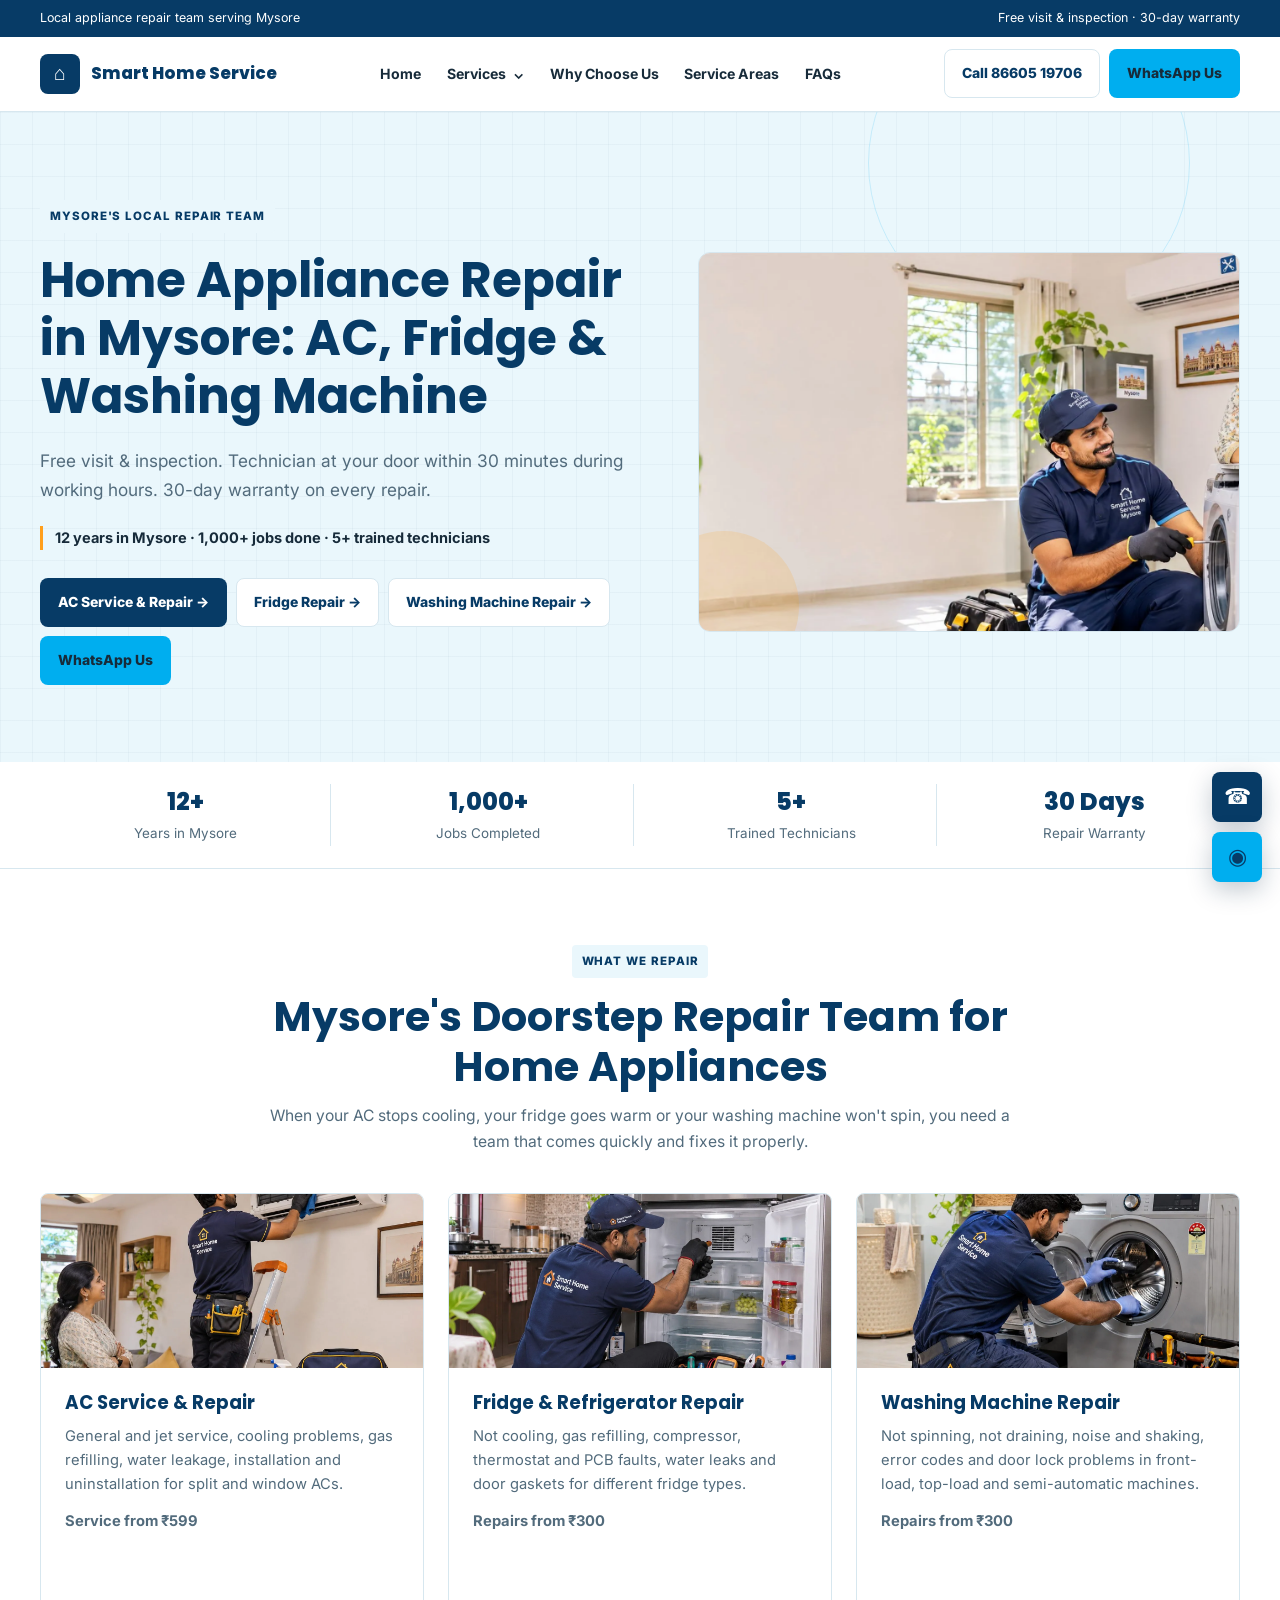
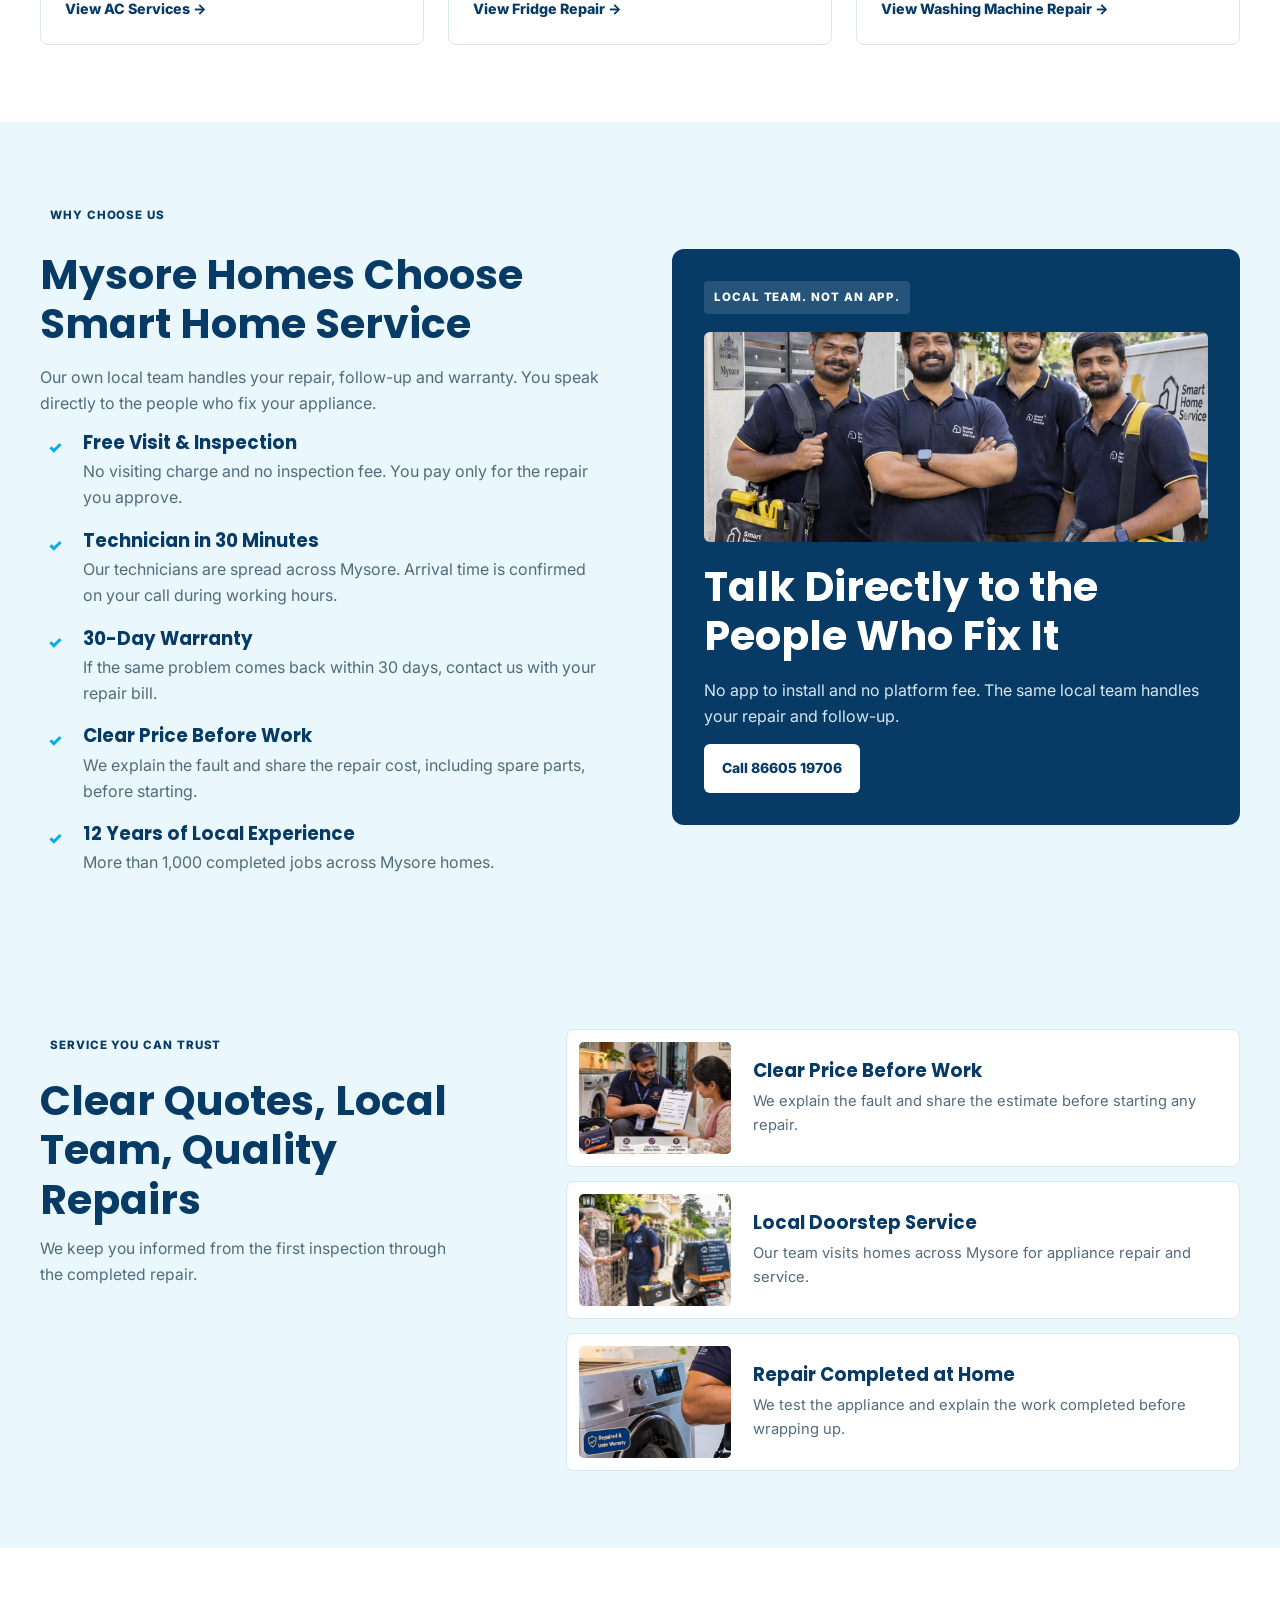
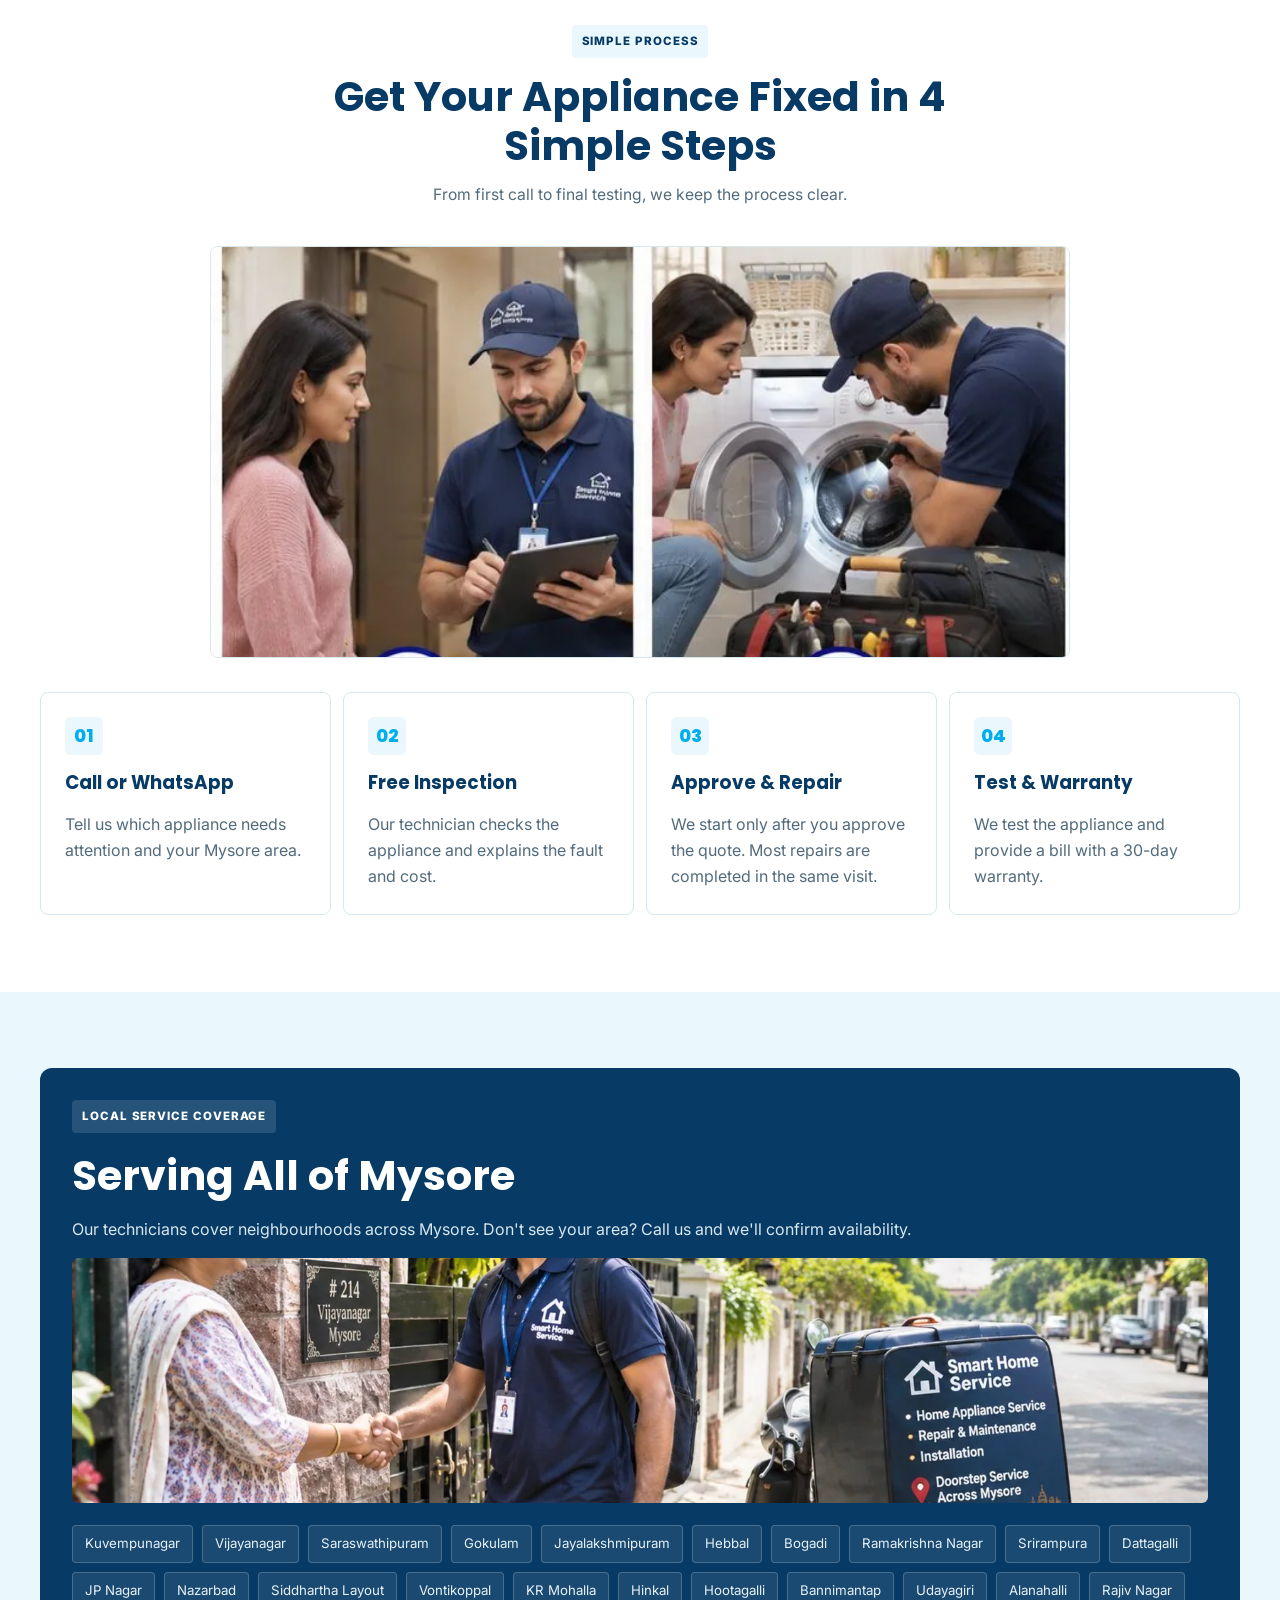
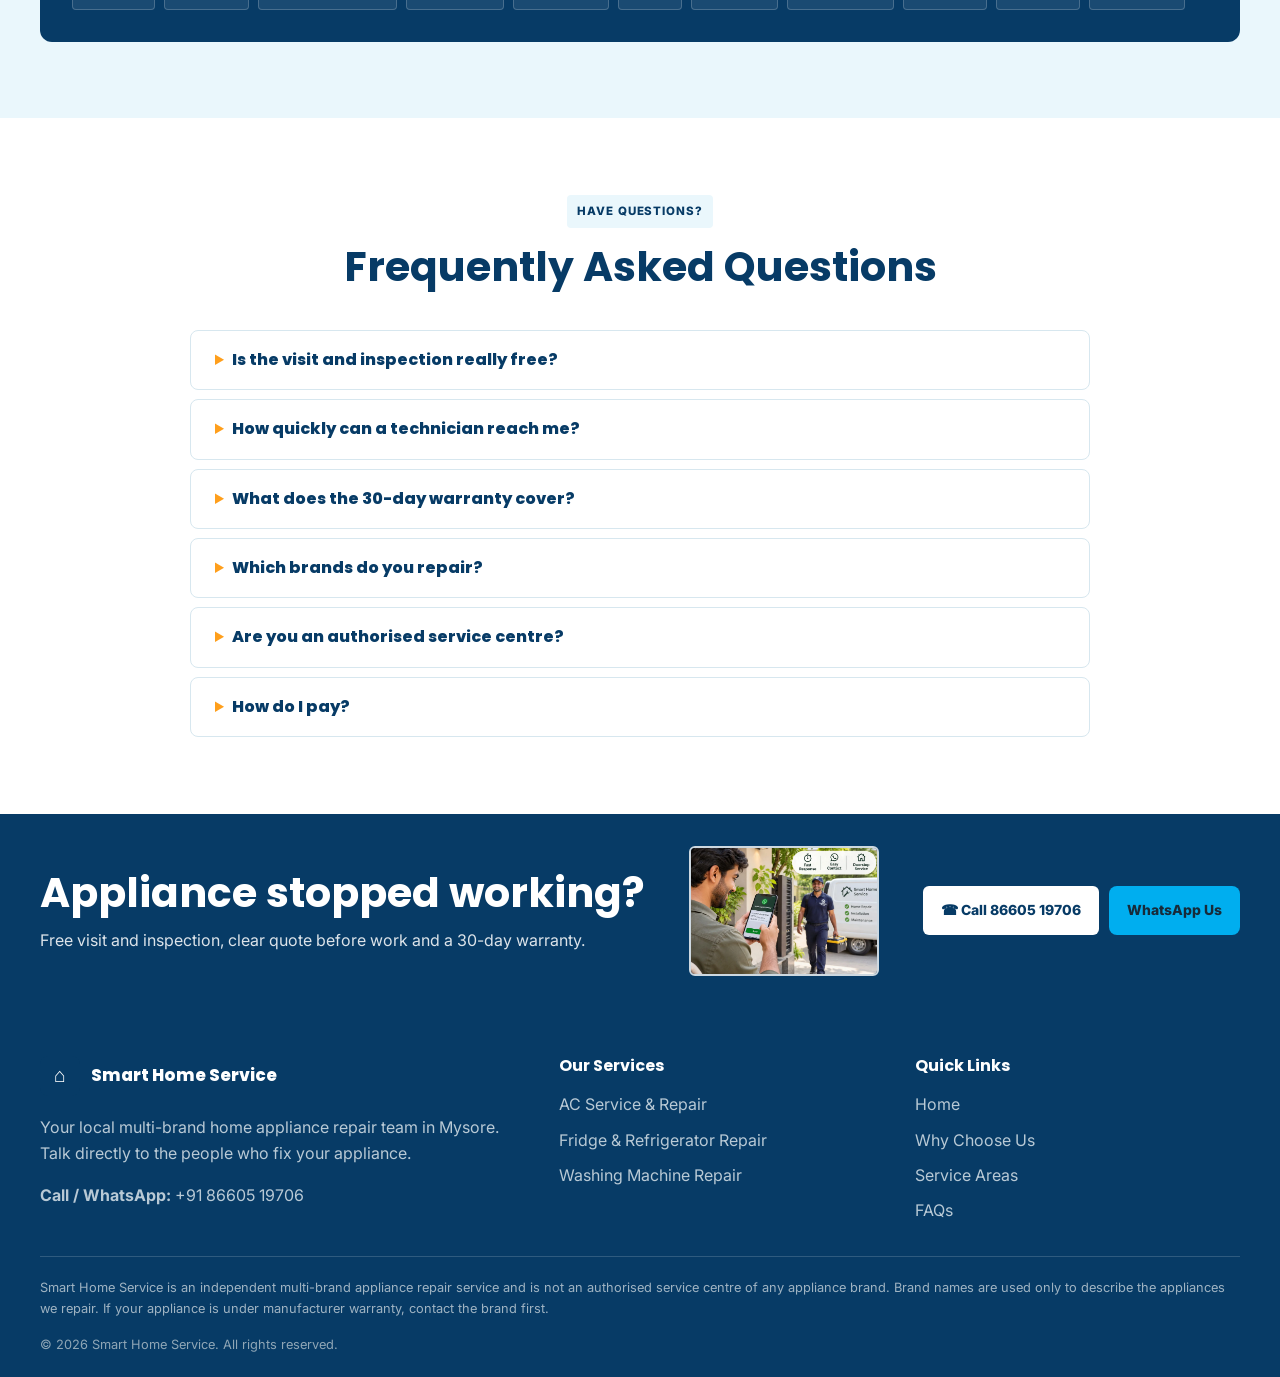
<file: index.html>
<!doctype html><html lang="en"><head><meta charset="utf-8"><meta name="viewport" content="width=device-width,initial-scale=1"><title>AC, Fridge & Washing Machine Repair in Mysore | Smart Home Service</title><meta name="description" content="Doorstep AC, fridge and washing machine repair in Mysore. Free visit and inspection, technician in 30 minutes during working hours, 30-day warranty. Call 86605 19706."><meta name="theme-color" content="#073B66"><link rel="preconnect" href="https://fonts.googleapis.com"><link rel="preconnect" href="https://fonts.gstatic.com" crossorigin><link rel="stylesheet" href="./style.css"><link rel="stylesheet" href="./redesign.css"><link rel="icon" href="./assets/favicon.svg" type="image/svg+xml"></head><body>
<div class="topline"><div class="container"><span>Local appliance repair team serving Mysore</span><span>Free visit & inspection · 30-day warranty</span></div></div>
<header class="header"><div class="container nav-wrap">
<a class="brand" href="./index.html"><span class="brand-mark">⌂</span><span>Smart Home Service</span></a>
<nav class="nav" aria-label="Main navigation"><a href="./index.html">Home</a><div class="dropdown"><button class="drop-trigger" type="button" aria-expanded="false" aria-controls="services-menu">Services <span aria-hidden="true">⌄</span></button><div class="drop-menu" id="services-menu"><a class="" href="./ac-service-mysore/index.html">AC Service & Repair</a><a class="" href="./fridge-repair-mysore/index.html">Fridge & Refrigerator Repair</a><a class="" href="./washing-machine-repair-mysore/index.html">Washing Machine Repair</a></div></div><a href="./index.html#why-us">Why Choose Us</a><a href="./index.html#areas">Service Areas</a><a href="./index.html#faqs">FAQs</a></nav>
<div class="nav-actions"><a class="btn btn-outline" href="tel:+918660519706">Call 86605 19706</a><a class="btn btn-green" href="#" data-contact>WhatsApp Us</a></div>
<button class="menu-toggle" aria-label="Open menu" aria-expanded="false" aria-controls="mobile-menu">☰</button></div>
<div class="mobile-menu" id="mobile-menu"><a href="./index.html">Home</a><strong>OUR SERVICES</strong><a class="sub" href="./ac-service-mysore/index.html">AC Service & Repair</a><a class="sub" href="./fridge-repair-mysore/index.html">Fridge & Refrigerator Repair</a><a class="sub" href="./washing-machine-repair-mysore/index.html">Washing Machine Repair</a><a href="./index.html#why-us">Why Choose Us</a><a href="./index.html#areas">Service Areas</a><a href="./index.html#faqs">FAQs</a><a href="tel:+918660519706">Call 86605 19706</a><a href="#" data-contact>WhatsApp Us</a></div></header>

<main>
<section class="hero"><div class="container hero-grid"><div><span class="eyebrow">MYSORE'S LOCAL REPAIR TEAM</span><h1>Home Appliance Repair in Mysore: <span>AC, Fridge & Washing Machine</span></h1><p class="hero-copy">Free visit & inspection. Technician at your door within 30 minutes during working hours. 30-day warranty on every repair.</p><div class="proof">12 years in Mysore · 1,000+ jobs done · 5+ trained technicians</div><div class="hero-buttons"><a class="btn btn-blue" href="./ac-service-mysore/index.html">AC Service & Repair →</a><a class="btn btn-outline" href="./fridge-repair-mysore/index.html">Fridge Repair →</a><a class="btn btn-outline" href="./washing-machine-repair-mysore/index.html">Washing Machine Repair →</a><a class="btn btn-green" href="#" data-contact>WhatsApp Us</a></div></div><div class="hero-art"><img src="./assets/webp/hero-appliance-repair.webp" alt="Smart Home Service technician repairing a washing machine in a Mysore home" width="1672" height="941" fetchpriority="high" decoding="async"></div></div></section>
<div class="trust"><div class="container trust-grid"><div class="trust-item"><strong>12+</strong><span>Years in Mysore</span></div><div class="trust-item"><strong>1,000+</strong><span>Jobs Completed</span></div><div class="trust-item"><strong>5+</strong><span>Trained Technicians</span></div><div class="trust-item"><strong>30 Days</strong><span>Repair Warranty</span></div></div></div>
<section id="services"><div class="container"><div class="section-head"><span class="eyebrow">WHAT WE REPAIR</span><h2>Mysore's Doorstep Repair Team for Home Appliances</h2><p>When your AC stops cooling, your fridge goes warm or your washing machine won't spin, you need a team that comes quickly and fixes it properly.</p></div><div class="grid-3">
<article class="service-card"><div class="service-visual"><img src="./assets/webp/ac-service-technician.webp" alt="Technician servicing a home air conditioner" width="1448" height="1086" loading="lazy" decoding="async"></div><div class="service-content"><h3>AC Service & Repair</h3><p>General and jet service, cooling problems, gas refilling, water leakage, installation and uninstallation for split and window ACs.</p><p><b>Service from ₹599</b></p><a class="text-link" href="./ac-service-mysore/index.html">View AC Services →</a></div></article>
<article class="service-card"><div class="service-visual"><img src="./assets/webp/fridge-repair-technician.webp" alt="Technician repairing a refrigerator at home" width="1448" height="1086" loading="lazy" decoding="async"></div><div class="service-content"><h3>Fridge & Refrigerator Repair</h3><p>Not cooling, gas refilling, compressor, thermostat and PCB faults, water leaks and door gaskets for different fridge types.</p><p><b>Repairs from ₹300</b></p><a class="text-link" href="./fridge-repair-mysore/index.html">View Fridge Repair →</a></div></article>
<article class="service-card"><div class="service-visual"><img src="./assets/webp/washing-machine-service.webp" alt="Technician servicing a washing machine" width="1448" height="1086" loading="lazy" decoding="async"></div><div class="service-content"><h3>Washing Machine Repair</h3><p>Not spinning, not draining, noise and shaking, error codes and door lock problems in front-load, top-load and semi-automatic machines.</p><p><b>Repairs from ₹300</b></p><a class="text-link" href="./washing-machine-repair-mysore/index.html">View Washing Machine Repair →</a></div></article>
</div></div></section>
<section class="soft" id="why-us"><div class="container split"><div><span class="eyebrow">WHY CHOOSE US</span><h2>Mysore Homes Choose Smart Home Service</h2><p>Our own local team handles your repair, follow-up and warranty. You speak directly to the people who fix your appliance.</p><div class="feature-list">
<div class="feature"><span class="check">✓</span><div><h3>Free Visit & Inspection</h3><p>No visiting charge and no inspection fee. You pay only for the repair you approve.</p></div></div>
<div class="feature"><span class="check">✓</span><div><h3>Technician in 30 Minutes</h3><p>Our technicians are spread across Mysore. Arrival time is confirmed on your call during working hours.</p></div></div>
<div class="feature"><span class="check">✓</span><div><h3>30-Day Warranty</h3><p>If the same problem comes back within 30 days, contact us with your repair bill.</p></div></div>
<div class="feature"><span class="check">✓</span><div><h3>Clear Price Before Work</h3><p>We explain the fault and share the repair cost, including spare parts, before starting.</p></div></div>
<div class="feature"><span class="check">✓</span><div><h3>12 Years of Local Experience</h3><p>More than 1,000 completed jobs across Mysore homes.</p></div></div>
</div></div><div class="local-panel"><span class="eyebrow">LOCAL TEAM. NOT AN APP.</span><img class="local-team-photo" src="./assets/webp/mysore-technicians.webp" alt="Smart Home Service technicians serving Mysore" width="1448" height="1086" loading="lazy" decoding="async"><h2>Talk Directly to the People Who Fix It</h2><p>No app to install and no platform fee. The same local team handles your repair and follow-up.</p><a class="btn btn-white" href="tel:+918660519706">Call 86605 19706</a></div></div></section>
<section class="soft trust-stories"><div class="container trust-stories-layout"><div class="section-head trust-stories-intro"><span class="eyebrow">SERVICE YOU CAN TRUST</span><h2>Clear Quotes, Local Team, Quality Repairs</h2><p>We keep you informed from the first inspection through the completed repair.</p></div><div class="trust-photo-grid"><article class="trust-photo-card"><img src="./assets/webp/clear-repair-estimate.webp" alt="Technician reviewing a clear repair estimate with a customer" width="1448" height="1086" loading="lazy" decoding="async"><div><h3>Clear Price Before Work</h3><p>We explain the fault and share the estimate before starting any repair.</p></div></article><article class="trust-photo-card"><img src="./assets/webp/mysore-doorstep-service.webp" alt="Technician greeting a Mysore resident at home" width="1672" height="941" loading="lazy" decoding="async"><div><h3>Local Doorstep Service</h3><p>Our team visits homes across Mysore for appliance repair and service.</p></div></article><article class="trust-photo-card"><img src="./assets/webp/completed-washer-repair.webp" alt="Washing machine after an at-home repair" width="450" height="338" loading="lazy" decoding="async"><div><h3>Repair Completed at Home</h3><p>We test the appliance and explain the work completed before wrapping up.</p></div></article></div></div></section><section><div class="container"><div class="section-head"><span class="eyebrow">SIMPLE PROCESS</span><h2>Get Your Appliance Fixed in 4 Simple Steps</h2><p>From first call to final testing, we keep the process clear.</p></div><div class="process-photo"><img src="./assets/webp/repair-process-booking-diagnosis.webp" alt="Technician visiting a customer and inspecting a washing machine" width="720" height="410" loading="lazy" decoding="async"></div><div class="process">
<div class="step"><div class="step-num">01</div><h3>Call or WhatsApp</h3><p>Tell us which appliance needs attention and your Mysore area.</p></div><div class="step"><div class="step-num">02</div><h3>Free Inspection</h3><p>Our technician checks the appliance and explains the fault and cost.</p></div><div class="step"><div class="step-num">03</div><h3>Approve & Repair</h3><p>We start only after you approve the quote. Most repairs are completed in the same visit.</p></div><div class="step"><div class="step-num">04</div><h3>Test & Warranty</h3><p>We test the appliance and provide a bill with a 30-day warranty.</p></div></div></div></section>
<section class="soft" id="areas"><div class="container"><div class="local-panel"><span class="eyebrow">LOCAL SERVICE COVERAGE</span><h2>Serving All of Mysore</h2><p>Our technicians cover neighbourhoods across Mysore. Don't see your area? Call us and we'll confirm availability.</p><img class="coverage-photo" src="./assets/webp/mysore-doorstep-service.webp" alt="Doorstep appliance service available across Mysore" width="1672" height="941" loading="lazy" decoding="async"><div class="areas"><span>Kuvempunagar</span><span>Vijayanagar</span><span>Saraswathipuram</span><span>Gokulam</span><span>Jayalakshmipuram</span><span>Hebbal</span><span>Bogadi</span><span>Ramakrishna Nagar</span><span>Srirampura</span><span>Dattagalli</span><span>JP Nagar</span><span>Nazarbad</span><span>Siddhartha Layout</span><span>Vontikoppal</span><span>KR Mohalla</span><span>Hinkal</span><span>Hootagalli</span><span>Bannimantap</span><span>Udayagiri</span><span>Alanahalli</span><span>Rajiv Nagar</span></div></div></div></section>
<section id="faqs"><div class="container"><div class="section-head"><span class="eyebrow">HAVE QUESTIONS?</span><h2>Frequently Asked Questions</h2></div><div class="faq-list">
<details class="faq-item"><summary>Is the visit and inspection really free?</summary><p>Yes. Our technician checks the appliance and shares the repair cost at no charge. You pay only if you approve the repair.</p></details>
<details class="faq-item"><summary>How quickly can a technician reach me?</summary><p>In most parts of Mysore, our technician aims to reach within 30 minutes during working hours. Call or WhatsApp us to confirm the arrival time.</p></details>
<details class="faq-item"><summary>What does the 30-day warranty cover?</summary><p>If the same fault returns within 30 days of the repair, contact us with the bill so our team can review and arrange a follow-up.</p></details>
<details class="faq-item"><summary>Which brands do you repair?</summary><p>We repair major brands including LG, Samsung, Whirlpool, Godrej, Haier, Bosch, IFB, Panasonic, Voltas, Daikin, Blue Star, Hitachi, Carrier and Lloyd.</p></details>
<details class="faq-item"><summary>Are you an authorised service centre?</summary><p>No. Smart Home Service is an independent multi-brand repair service, not an authorised service centre of any brand. If your appliance is under manufacturer warranty, contact the brand first.</p></details>
<details class="faq-item"><summary>How do I pay?</summary><p>Payment is due after the repair is completed and tested. Please confirm accepted payment methods when speaking with our team.</p></details>
</div></div></section>
</main>

<section class="cta"><div class="container cta-inner"><div><h2>Appliance stopped working?</h2><p>Free visit and inspection, clear quote before work and a 30-day warranty.</p></div><img class="cta-proof-photo" src="./assets/webp/whatsapp-home-service.webp" alt="Customer contacting the home service team by WhatsApp" width="1448" height="1086" loading="lazy" decoding="async"><div class="cta-actions"><a class="btn btn-white" href="tel:+918660519706">☎ Call 86605 19706</a><a class="btn btn-green" href="#" data-contact>WhatsApp Us</a></div></div></section>
<footer class="footer"><div class="container"><div class="footer-grid">
<div><a class="brand" href="./index.html" style="color:white"><span class="brand-mark">⌂</span>Smart Home Service</a><p style="margin-top:18px">Your local multi-brand home appliance repair team in Mysore. Talk directly to the people who fix your appliance.</p><p><b>Call / WhatsApp:</b> +91 86605 19706</p></div>
<div><h3>Our Services</h3><div class="footer-links"><a href="./ac-service-mysore/index.html">AC Service & Repair</a><a href="./fridge-repair-mysore/index.html">Fridge & Refrigerator Repair</a><a href="./washing-machine-repair-mysore/index.html">Washing Machine Repair</a></div></div>
<div><h3>Quick Links</h3><div class="footer-links"><a href="./index.html">Home</a><a href="./index.html#why-us">Why Choose Us</a><a href="./index.html#areas">Service Areas</a><a href="./index.html#faqs">FAQs</a></div></div>
</div><div class="disclaimer">Smart Home Service is an independent multi-brand appliance repair service and is not an authorised service centre of any appliance brand. Brand names are used only to describe the appliances we repair. If your appliance is under manufacturer warranty, contact the brand first.</div><div class="copyright">© 2026 Smart Home Service. All rights reserved.</div></div></footer>
<div class="floating"><a class="float-btn float-call" href="tel:+918660519706" aria-label="Call">☎</a><a class="float-btn float-wa" href="#" data-contact aria-label="WhatsApp">◉</a></div>
<div class="bottom-bar"><a class="btn btn-blue" href="tel:+918660519706">☎ Call Now</a><a class="btn btn-green" href="#" data-contact>WhatsApp</a></div>
<div class="modal-backdrop" id="contactModal" aria-hidden="true"><div class="modal" role="dialog" aria-modal="true" aria-labelledby="contactTitle"><button class="modal-close" aria-label="Close">×</button><span class="eyebrow">WE'RE HERE TO HELP</span><h2 id="contactTitle">How would you like to contact us?</h2><p>Speak directly with our Mysore service team. No forms, no platform fees.</p><div class="modal-actions"><a class="btn btn-blue" href="tel:+918660519706">☎ Call 86605 19706</a><a class="btn btn-green" id="modalWhatsApp" href="https://wa.me/918660519706?text=Hi%2C%20I%20need%20an%20appliance%20repair%20in%20Mysore.%20My%20area%20is%20____." target="_blank" rel="noopener">◉ Continue on WhatsApp</a></div><p class="modal-note">Free visit and inspection. You pay only if you approve the repair.</p></div></div>
<script src="script.js" defer></script>
</body></html>
</file>
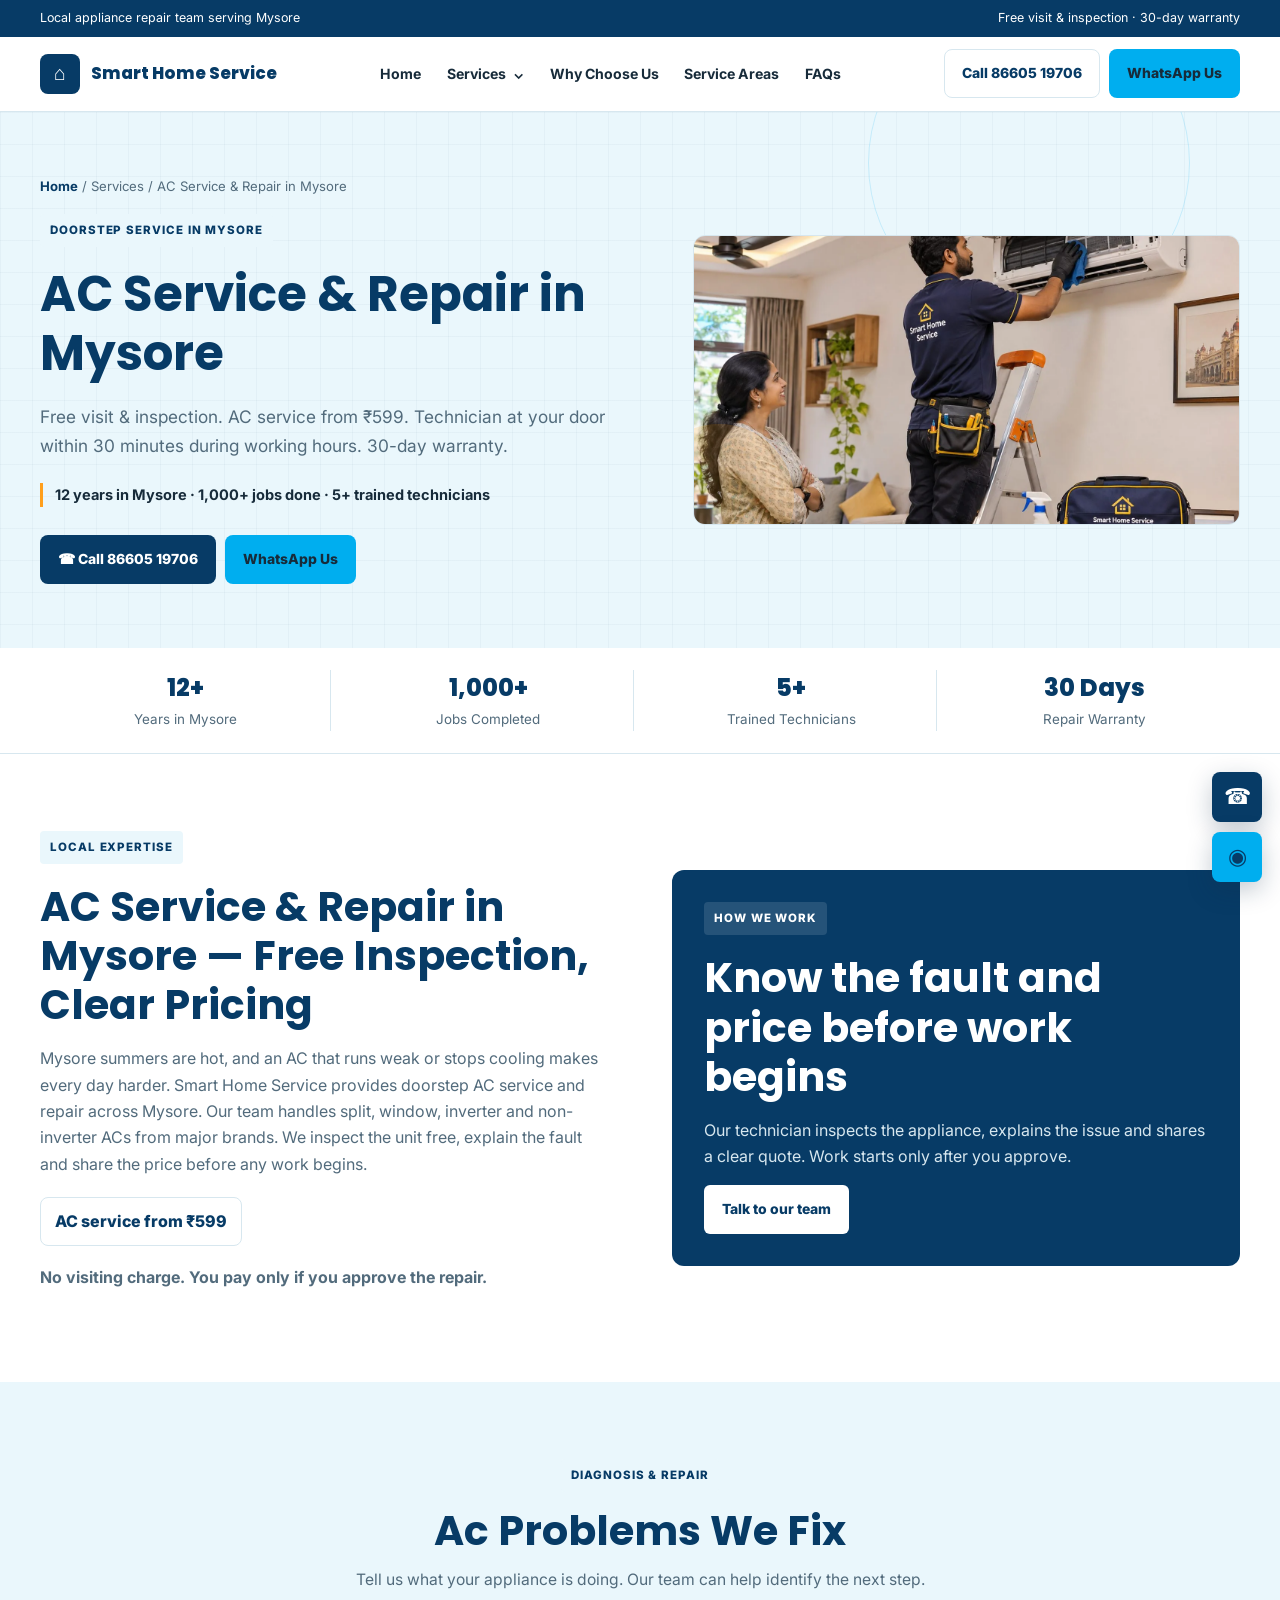
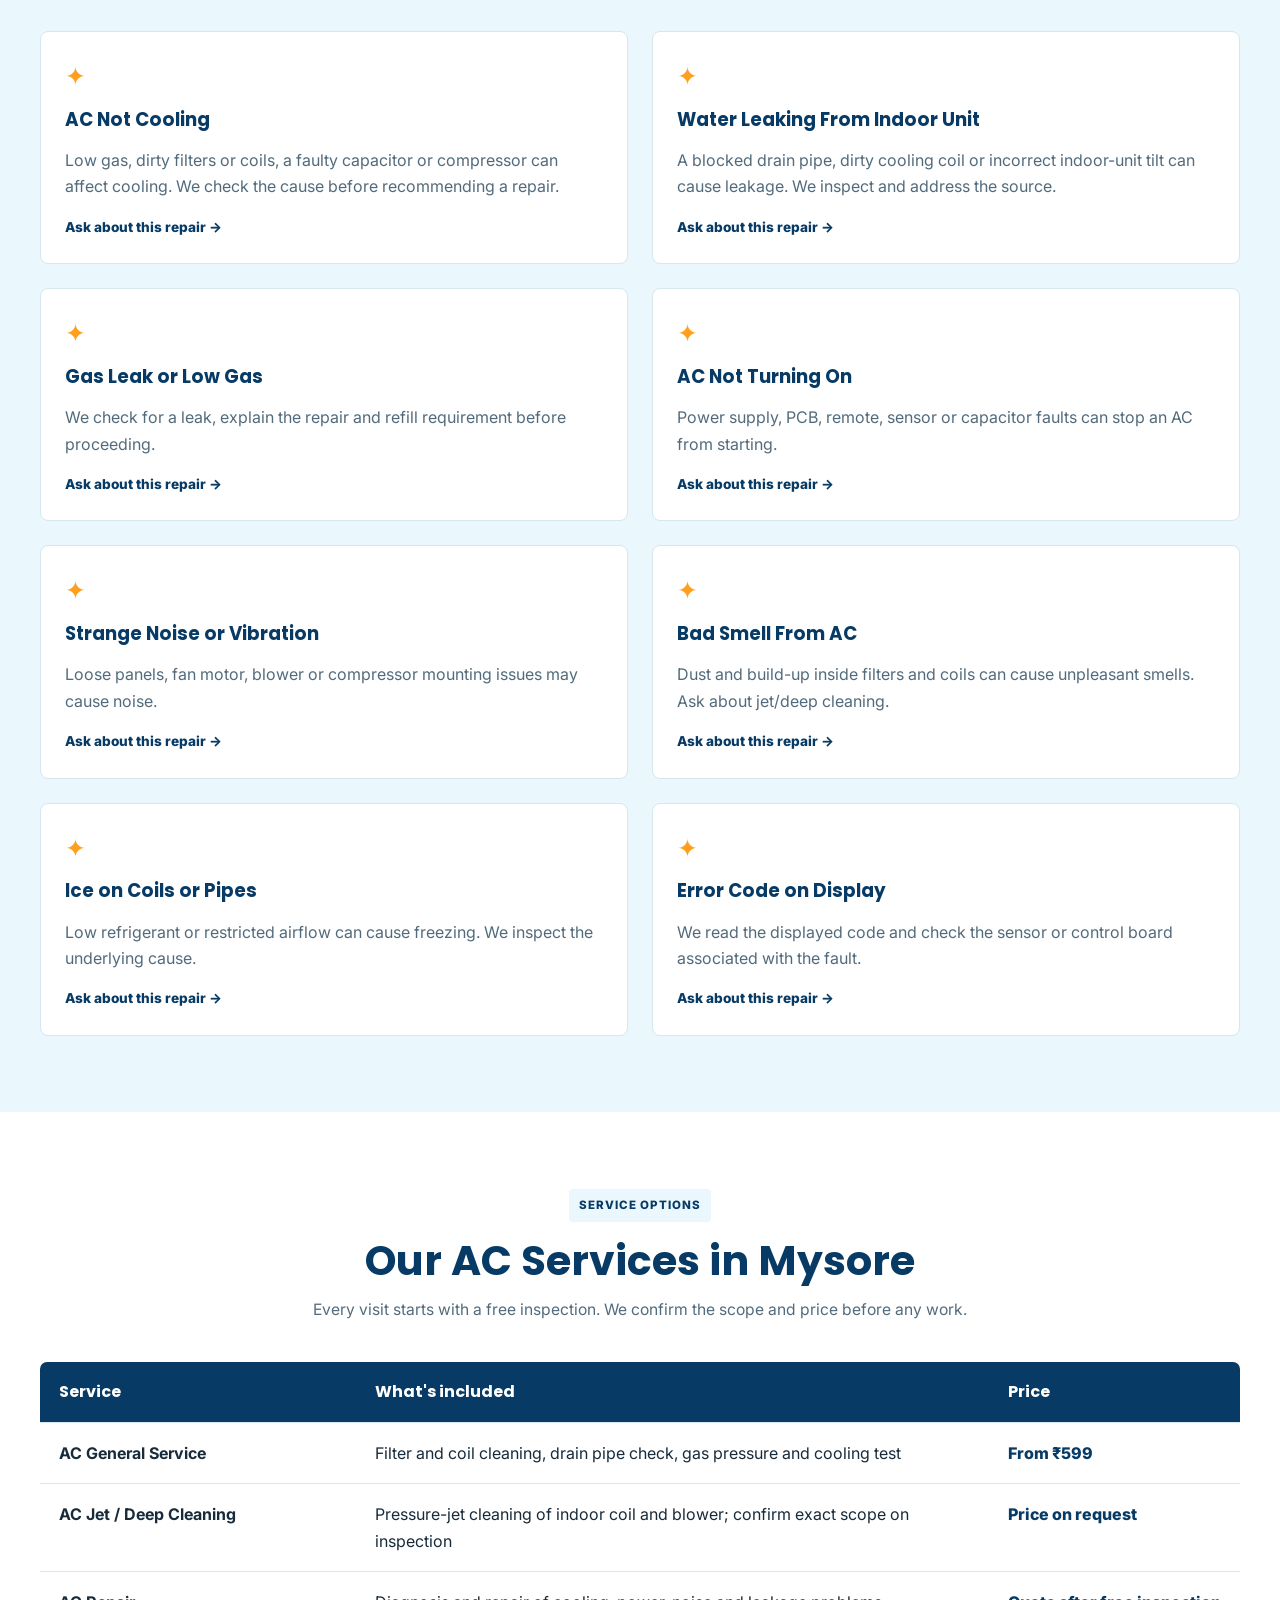
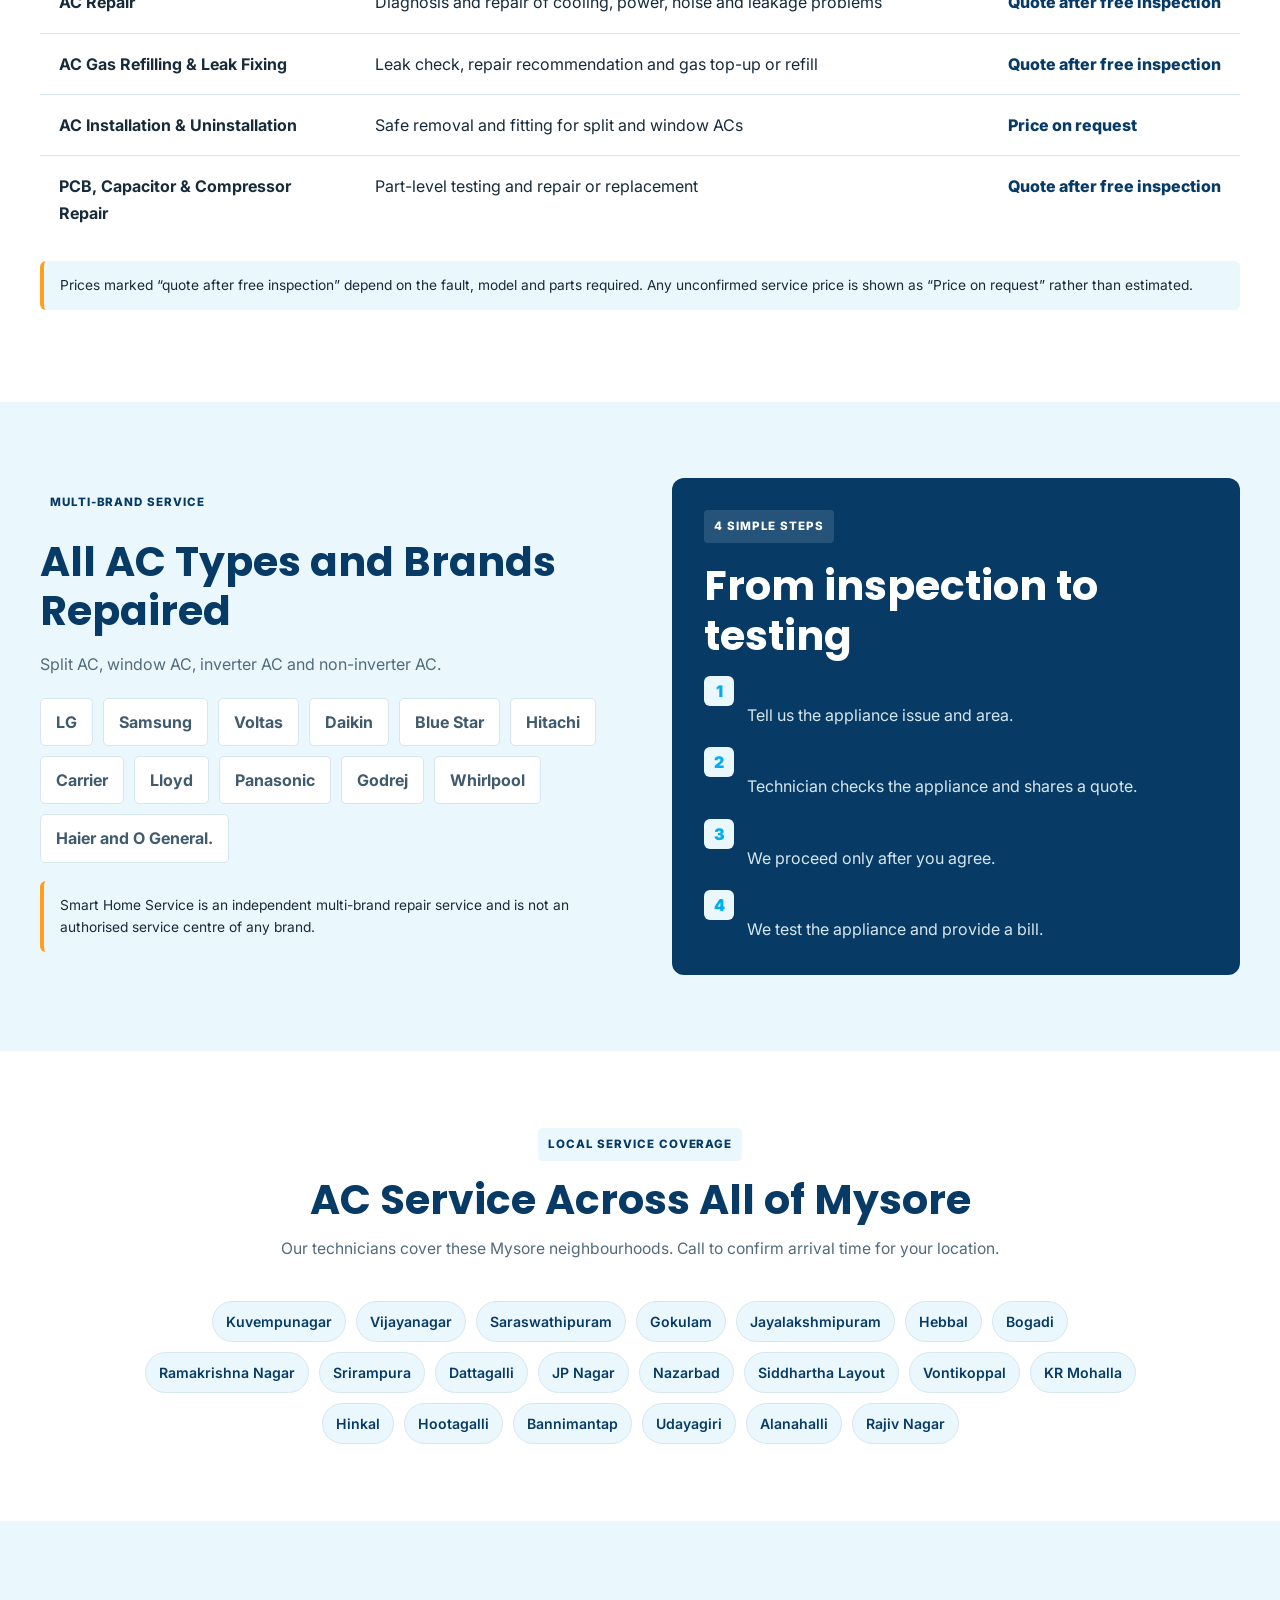
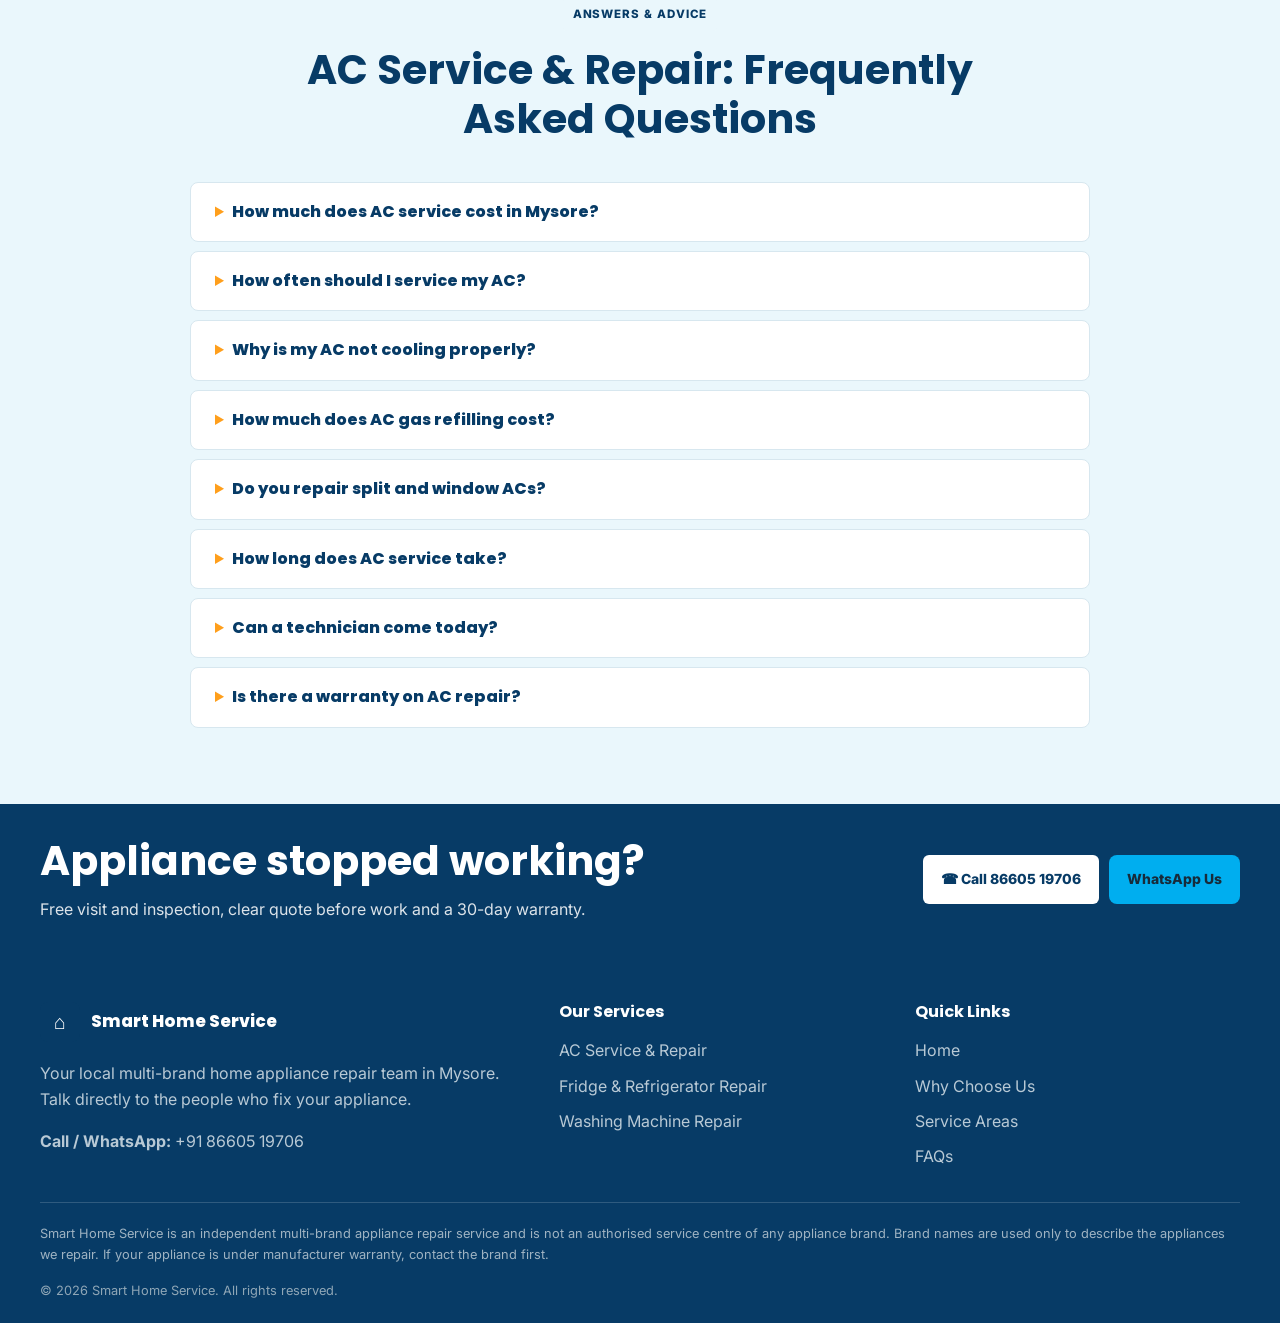
<file: ac-service-mysore/index.html>
<!doctype html><html lang="en"><head><meta charset="utf-8"><meta name="viewport" content="width=device-width,initial-scale=1"><title>AC Service & Repair in Mysore | Smart Home Service</title><meta name="description" content="AC service and repair in Mysore at your door. Service from ₹599, free inspection, technician in 30 minutes during working hours, 30-day warranty. Call 86605 19706."><meta name="theme-color" content="#073B66"><link rel="preconnect" href="https://fonts.googleapis.com"><link rel="preconnect" href="https://fonts.gstatic.com" crossorigin><link rel="stylesheet" href="../style.css"><link rel="stylesheet" href="../redesign.css"><link rel="icon" href="../assets/favicon.svg" type="image/svg+xml"></head><body>
<div class="topline"><div class="container"><span>Local appliance repair team serving Mysore</span><span>Free visit & inspection · 30-day warranty</span></div></div>
<header class="header"><div class="container nav-wrap">
<a class="brand" href="../index.html"><span class="brand-mark">⌂</span><span>Smart Home Service</span></a>
<nav class="nav" aria-label="Main navigation"><a href="../index.html">Home</a><div class="dropdown"><button class="drop-trigger" type="button" aria-expanded="false" aria-controls="services-menu">Services <span aria-hidden="true">⌄</span></button><div class="drop-menu" id="services-menu"><a class="current" href="../ac-service-mysore/index.html">AC Service & Repair</a><a class="" href="../fridge-repair-mysore/index.html">Fridge & Refrigerator Repair</a><a class="" href="../washing-machine-repair-mysore/index.html">Washing Machine Repair</a></div></div><a href="../index.html#why-us">Why Choose Us</a><a href="../index.html#areas">Service Areas</a><a href="../index.html#faqs">FAQs</a></nav>
<div class="nav-actions"><a class="btn btn-outline" href="tel:+918660519706">Call 86605 19706</a><a class="btn btn-green" href="#" data-contact>WhatsApp Us</a></div>
<button class="menu-toggle" aria-label="Open menu" aria-expanded="false" aria-controls="mobile-menu">☰</button></div>
<div class="mobile-menu" id="mobile-menu"><a href="../index.html">Home</a><strong>OUR SERVICES</strong><a class="sub" href="../ac-service-mysore/index.html">AC Service & Repair</a><a class="sub" href="../fridge-repair-mysore/index.html">Fridge & Refrigerator Repair</a><a class="sub" href="../washing-machine-repair-mysore/index.html">Washing Machine Repair</a><a href="../index.html#why-us">Why Choose Us</a><a href="../index.html#areas">Service Areas</a><a href="../index.html#faqs">FAQs</a><a href="tel:+918660519706">Call 86605 19706</a><a href="#" data-contact>WhatsApp Us</a></div></header>

<main>
<section class="page-hero"><div class="container hero-grid"><div><div class="crumb"><a href="../index.html">Home</a> / Services / AC Service & Repair in Mysore</div><span class="eyebrow">DOORSTEP SERVICE IN MYSORE</span><h1>AC Service & Repair in Mysore</h1><p class="hero-copy">Free visit & inspection. AC service from ₹599. Technician at your door within 30 minutes during working hours. 30-day warranty.</p><div class="proof">12 years in Mysore · 1,000+ jobs done · 5+ trained technicians</div><div class="hero-buttons"><a class="btn btn-blue" href="tel:+918660519706">☎ Call 86605 19706</a><a class="btn btn-green" href="#" data-contact data-message="Hi, I need ac service/repair in Mysore. My area is ____.">WhatsApp Us</a></div></div><div class="hero-art"><img src="../assets/webp/ac-service-technician.webp" alt="Technician servicing an air conditioner in a Mysore home" width="1448" height="1086" fetchpriority="high" decoding="async"></div></div></section>
<div class="trust"><div class="container trust-grid"><div class="trust-item"><strong>12+</strong><span>Years in Mysore</span></div><div class="trust-item"><strong>1,000+</strong><span>Jobs Completed</span></div><div class="trust-item"><strong>5+</strong><span>Trained Technicians</span></div><div class="trust-item"><strong>30 Days</strong><span>Repair Warranty</span></div></div></div>
<section><div class="container split"><div><span class="eyebrow">LOCAL EXPERTISE</span><h2>AC Service & Repair in Mysore — Free Inspection, Clear Pricing</h2><p>Mysore summers are hot, and an AC that runs weak or stops cooling makes every day harder. Smart Home Service provides doorstep AC service and repair across Mysore. Our team handles split, window, inverter and non-inverter ACs from major brands. We inspect the unit free, explain the fault and share the price before any work begins.</p><div class="price-tag">AC service from ₹599</div><p><b>No visiting charge. You pay only if you approve the repair.</b></p></div><div class="local-panel"><span class="eyebrow">HOW WE WORK</span><h2>Know the fault and price before work begins</h2><p>Our technician inspects the appliance, explains the issue and shares a clear quote. Work starts only after you approve.</p><a class="btn btn-white" href="#" data-contact>Talk to our team</a></div></div></section>
<section class="soft"><div class="container"><div class="section-head"><span class="eyebrow">DIAGNOSIS & REPAIR</span><h2>Ac Problems We Fix</h2><p>Tell us what your appliance is doing. Our team can help identify the next step.</p></div><div class="grid-2"><article class="problem-card"><div class="problem-icon">✦</div><h3>AC Not Cooling</h3><p>Low gas, dirty filters or coils, a faulty capacitor or compressor can affect cooling. We check the cause before recommending a repair.</p><a href="#" data-contact data-message="Hi, I need ac repair in Mysore for: AC Not Cooling. My area is ____.">Ask about this repair →</a></article><article class="problem-card"><div class="problem-icon">✦</div><h3>Water Leaking From Indoor Unit</h3><p>A blocked drain pipe, dirty cooling coil or incorrect indoor-unit tilt can cause leakage. We inspect and address the source.</p><a href="#" data-contact data-message="Hi, I need ac repair in Mysore for: Water Leaking From Indoor Unit. My area is ____.">Ask about this repair →</a></article><article class="problem-card"><div class="problem-icon">✦</div><h3>Gas Leak or Low Gas</h3><p>We check for a leak, explain the repair and refill requirement before proceeding.</p><a href="#" data-contact data-message="Hi, I need ac repair in Mysore for: Gas Leak or Low Gas. My area is ____.">Ask about this repair →</a></article><article class="problem-card"><div class="problem-icon">✦</div><h3>AC Not Turning On</h3><p>Power supply, PCB, remote, sensor or capacitor faults can stop an AC from starting.</p><a href="#" data-contact data-message="Hi, I need ac repair in Mysore for: AC Not Turning On. My area is ____.">Ask about this repair →</a></article><article class="problem-card"><div class="problem-icon">✦</div><h3>Strange Noise or Vibration</h3><p>Loose panels, fan motor, blower or compressor mounting issues may cause noise.</p><a href="#" data-contact data-message="Hi, I need ac repair in Mysore for: Strange Noise or Vibration. My area is ____.">Ask about this repair →</a></article><article class="problem-card"><div class="problem-icon">✦</div><h3>Bad Smell From AC</h3><p>Dust and build-up inside filters and coils can cause unpleasant smells. Ask about jet/deep cleaning.</p><a href="#" data-contact data-message="Hi, I need ac repair in Mysore for: Bad Smell From AC. My area is ____.">Ask about this repair →</a></article><article class="problem-card"><div class="problem-icon">✦</div><h3>Ice on Coils or Pipes</h3><p>Low refrigerant or restricted airflow can cause freezing. We inspect the underlying cause.</p><a href="#" data-contact data-message="Hi, I need ac repair in Mysore for: Ice on Coils or Pipes. My area is ____.">Ask about this repair →</a></article><article class="problem-card"><div class="problem-icon">✦</div><h3>Error Code on Display</h3><p>We read the displayed code and check the sensor or control board associated with the fault.</p><a href="#" data-contact data-message="Hi, I need ac repair in Mysore for: Error Code on Display. My area is ____.">Ask about this repair →</a></article></div></div></section>
<section><div class="container"><div class="section-head"><span class="eyebrow">SERVICE OPTIONS</span><h2>Our AC Services in Mysore</h2><p>Every visit starts with a free inspection. We confirm the scope and price before any work.</p></div><div style="overflow-x:auto"><table class="price-table"><thead><tr><th>Service</th><th>What's included</th><th>Price</th></tr></thead><tbody><tr><td><b>AC General Service</b></td><td>Filter and coil cleaning, drain pipe check, gas pressure and cooling test</td><td>From ₹599</td></tr><tr><td><b>AC Jet / Deep Cleaning</b></td><td>Pressure-jet cleaning of indoor coil and blower; confirm exact scope on inspection</td><td>Price on request</td></tr><tr><td><b>AC Repair</b></td><td>Diagnosis and repair of cooling, power, noise and leakage problems</td><td>Quote after free inspection</td></tr><tr><td><b>AC Gas Refilling & Leak Fixing</b></td><td>Leak check, repair recommendation and gas top-up or refill</td><td>Quote after free inspection</td></tr><tr><td><b>AC Installation & Uninstallation</b></td><td>Safe removal and fitting for split and window ACs</td><td>Price on request</td></tr><tr><td><b>PCB, Capacitor & Compressor Repair</b></td><td>Part-level testing and repair or replacement</td><td>Quote after free inspection</td></tr></tbody></table></div><p class="note">Prices marked “quote after free inspection” depend on the fault, model and parts required. Any unconfirmed service price is shown as “Price on request” rather than estimated.</p></div></section>
<section class="soft"><div class="container split"><div><span class="eyebrow">MULTI-BRAND SERVICE</span><h2>All AC Types and Brands Repaired</h2><p>Split AC, window AC, inverter AC and non-inverter AC.</p><div class="brand-cloud"><span>LG</span><span>Samsung</span><span>Voltas</span><span>Daikin</span><span>Blue Star</span><span>Hitachi</span><span>Carrier</span><span>Lloyd</span><span>Panasonic</span><span>Godrej</span><span>Whirlpool</span><span>Haier and O General.</span></div><p class="note">Smart Home Service is an independent multi-brand repair service and is not an authorised service centre of any brand.</p></div><div class="local-panel"><span class="eyebrow">4 SIMPLE STEPS</span><h2>From inspection to testing</h2><div class="feature-list"><div class="feature"><span class="check">1</span><div><h3>Call or WhatsApp</h3><p>Tell us the appliance issue and area.</p></div></div><div class="feature"><span class="check">2</span><div><h3>Free inspection</h3><p>Technician checks the appliance and shares a quote.</p></div></div><div class="feature"><span class="check">3</span><div><h3>Repair with approval</h3><p>We proceed only after you agree.</p></div></div><div class="feature"><span class="check">4</span><div><h3>Test and warranty</h3><p>We test the appliance and provide a bill.</p></div></div></div></div></div></section>

<section class="service-coverage"><div class="container"><div class="section-head"><span class="eyebrow">LOCAL SERVICE COVERAGE</span><h2>AC Service Across All of Mysore</h2><p>Our technicians cover these Mysore neighbourhoods. Call to confirm arrival time for your location.</p></div><div class="areas"><span>Kuvempunagar</span><span>Vijayanagar</span><span>Saraswathipuram</span><span>Gokulam</span><span>Jayalakshmipuram</span><span>Hebbal</span><span>Bogadi</span><span>Ramakrishna Nagar</span><span>Srirampura</span><span>Dattagalli</span><span>JP Nagar</span><span>Nazarbad</span><span>Siddhartha Layout</span><span>Vontikoppal</span><span>KR Mohalla</span><span>Hinkal</span><span>Hootagalli</span><span>Bannimantap</span><span>Udayagiri</span><span>Alanahalli</span><span>Rajiv Nagar</span></div></div></section>
<section class="soft"><div class="container"><div class="section-head"><span class="eyebrow">ANSWERS & ADVICE</span><h2>AC Service & Repair: Frequently Asked Questions</h2></div><div class="faq-list"><details class='faq-item'><summary>How much does AC service cost in Mysore?</summary><p>AC general service starts from ₹599. The visit and inspection are free. For repairs, gas refilling or part replacement, our technician shares the exact price after inspection.</p></details><details class='faq-item'><summary>How often should I service my AC?</summary><p>The source brief recommends servicing at least twice a year: before summer and after the heavy-use months. Daily-use ACs may need more frequent attention.</p></details><details class='faq-item'><summary>Why is my AC not cooling properly?</summary><p>Common causes include a dirty filter or coil, low gas due to a leak, a weak capacitor, or a compressor or fan-motor fault. Inspection helps identify the cause.</p></details><details class='faq-item'><summary>How much does AC gas refilling cost?</summary><p>The cost depends on AC capacity, gas type and whether a leak is present. We inspect first and share the quote before work.</p></details><details class='faq-item'><summary>Do you repair split and window ACs?</summary><p>Yes. We service split and window ACs, both inverter and non-inverter, across major brands.</p></details><details class='faq-item'><summary>How long does AC service take?</summary><p>A general service usually takes around 45–60 minutes per AC. Repair time depends on the fault and parts availability.</p></details><details class='faq-item'><summary>Can a technician come today?</summary><p>In most parts of Mysore, we aim to reach within 30 minutes during working hours. Call or WhatsApp to confirm.</p></details><details class='faq-item'><summary>Is there a warranty on AC repair?</summary><p>The service brief specifies a 30-day warranty. Keep the repair bill and contact the team if the same problem returns.</p></details></div></div></section>
</main>

<section class="cta"><div class="container cta-inner"><div><h2>Appliance stopped working?</h2><p>Free visit and inspection, clear quote before work and a 30-day warranty.</p></div><div class="cta-actions"><a class="btn btn-white" href="tel:+918660519706">☎ Call 86605 19706</a><a class="btn btn-green" href="#" data-contact>WhatsApp Us</a></div></div></section>
<footer class="footer"><div class="container"><div class="footer-grid">
<div><a class="brand" href="../index.html" style="color:white"><span class="brand-mark">⌂</span>Smart Home Service</a><p style="margin-top:18px">Your local multi-brand home appliance repair team in Mysore. Talk directly to the people who fix your appliance.</p><p><b>Call / WhatsApp:</b> +91 86605 19706</p></div>
<div><h3>Our Services</h3><div class="footer-links"><a href="../ac-service-mysore/index.html">AC Service & Repair</a><a href="../fridge-repair-mysore/index.html">Fridge & Refrigerator Repair</a><a href="../washing-machine-repair-mysore/index.html">Washing Machine Repair</a></div></div>
<div><h3>Quick Links</h3><div class="footer-links"><a href="../index.html">Home</a><a href="../index.html#why-us">Why Choose Us</a><a href="../index.html#areas">Service Areas</a><a href="../index.html#faqs">FAQs</a></div></div>
</div><div class="disclaimer">Smart Home Service is an independent multi-brand appliance repair service and is not an authorised service centre of any appliance brand. Brand names are used only to describe the appliances we repair. If your appliance is under manufacturer warranty, contact the brand first.</div><div class="copyright">© 2026 Smart Home Service. All rights reserved.</div></div></footer>
<div class="floating"><a class="float-btn float-call" href="tel:+918660519706" aria-label="Call">☎</a><a class="float-btn float-wa" href="#" data-contact aria-label="WhatsApp">◉</a></div>
<div class="bottom-bar"><a class="btn btn-blue" href="tel:+918660519706">☎ Call Now</a><a class="btn btn-green" href="#" data-contact>WhatsApp</a></div>
<div class="modal-backdrop" id="contactModal" aria-hidden="true"><div class="modal" role="dialog" aria-modal="true" aria-labelledby="contactTitle"><button class="modal-close" aria-label="Close">×</button><span class="eyebrow">WE'RE HERE TO HELP</span><h2 id="contactTitle">How would you like to contact us?</h2><p>Speak directly with our Mysore service team. No forms, no platform fees.</p><div class="modal-actions"><a class="btn btn-blue" href="tel:+918660519706">☎ Call 86605 19706</a><a class="btn btn-green" id="modalWhatsApp" href="https://wa.me/918660519706?text=Hi%2C%20I%20need%20an%20appliance%20repair%20in%20Mysore.%20My%20area%20is%20____." data-contact>WhatsApp Us</a></div></div></div>
<script src="../script.js" defer></script>
</body></html>
</file>
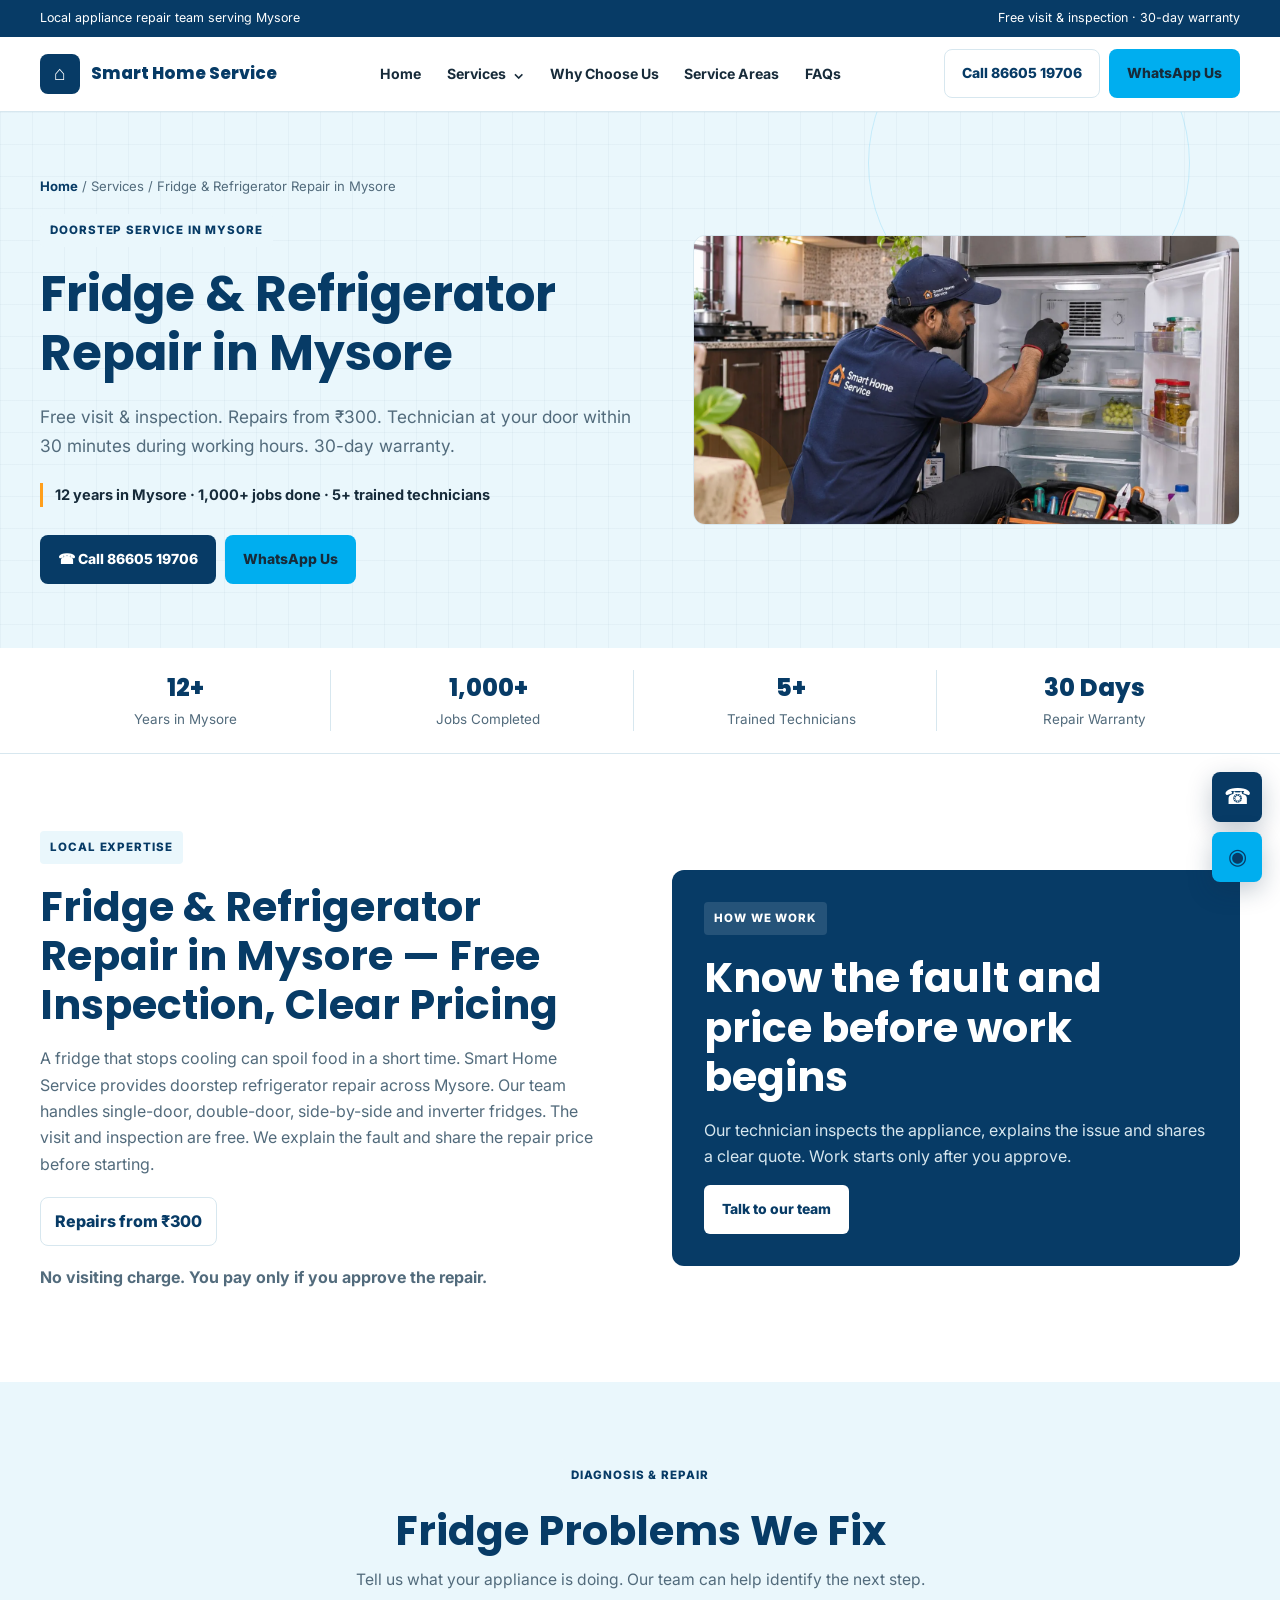
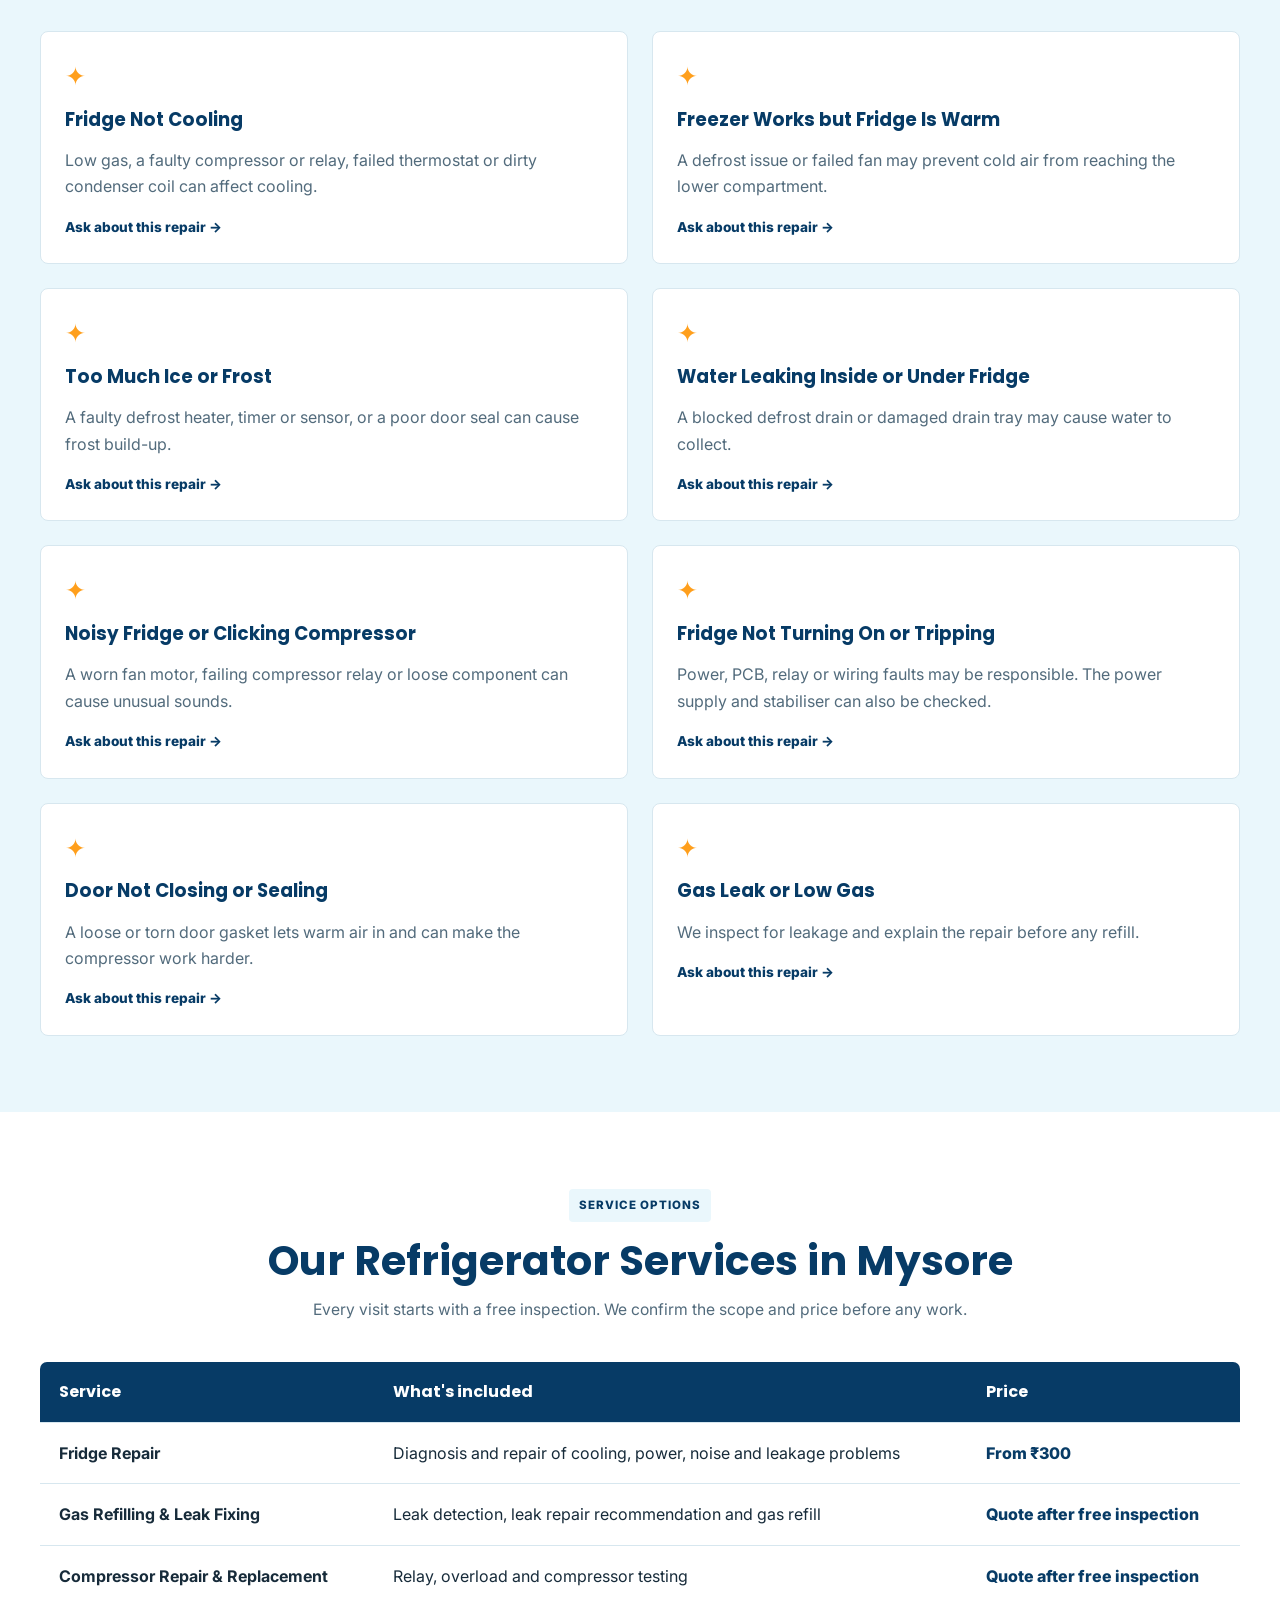
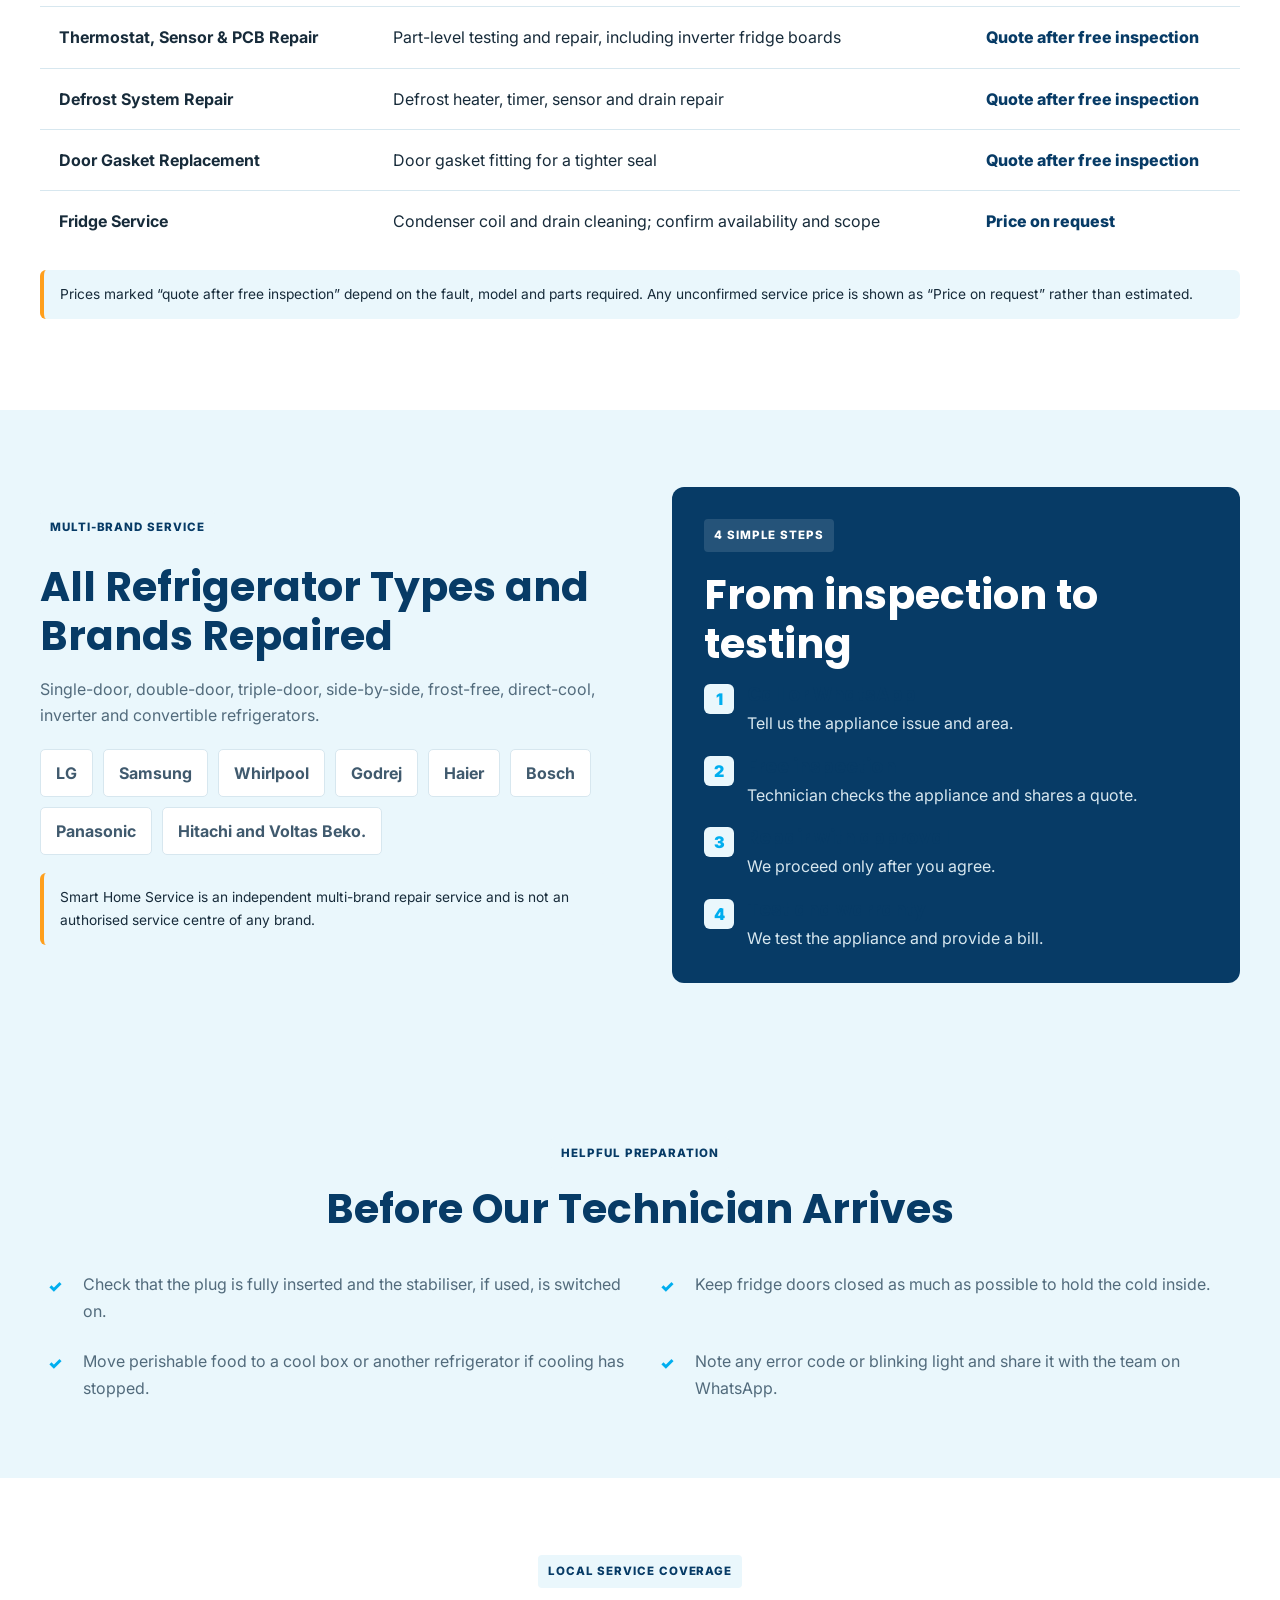
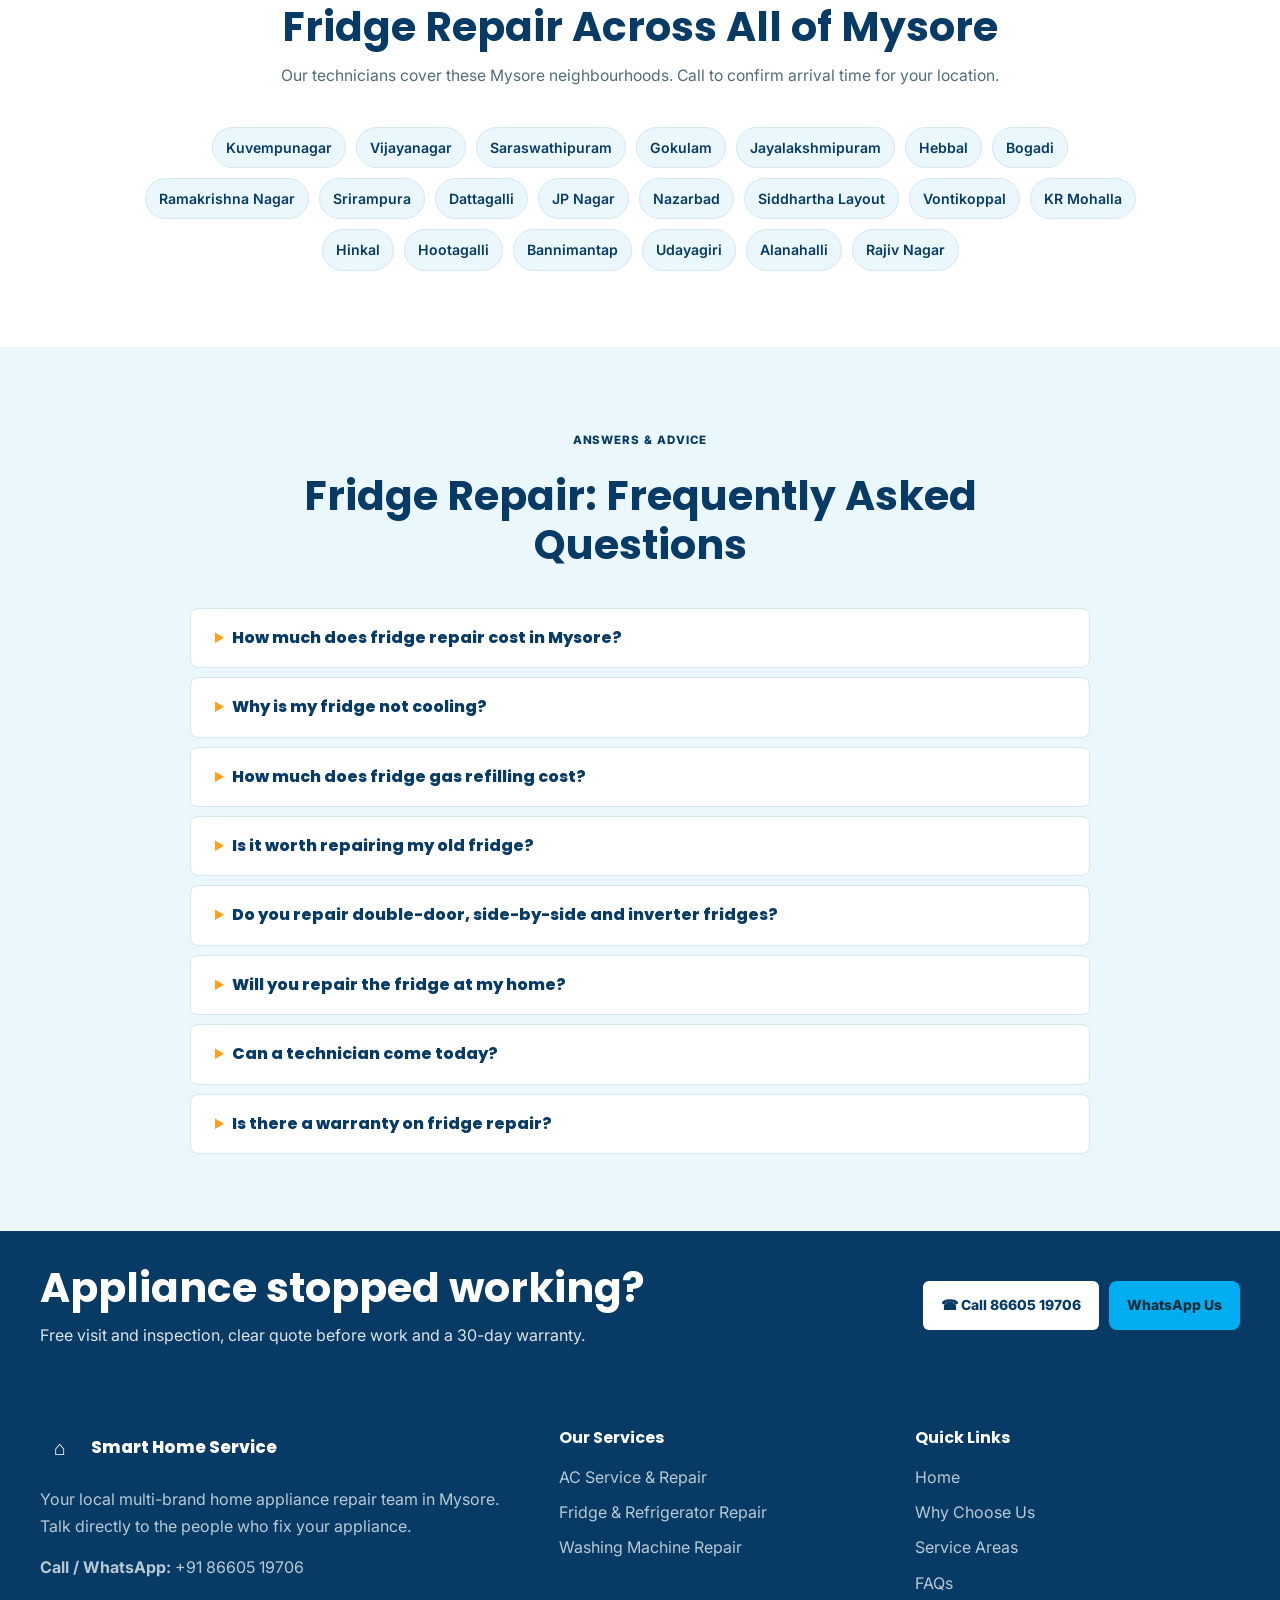
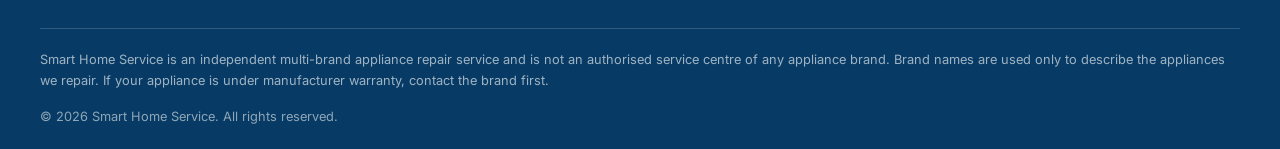
<file: fridge-repair-mysore/index.html>
<!doctype html><html lang="en"><head><meta charset="utf-8"><meta name="viewport" content="width=device-width,initial-scale=1"><title>Fridge Repair & Service in Mysore | Smart Home Service</title><meta name="description" content="Fridge and refrigerator repair in Mysore at your door. Free inspection, repairs from ₹300, technician in 30 minutes during working hours, 30-day warranty. Call 86605 19706."><meta name="theme-color" content="#073B66"><link rel="preconnect" href="https://fonts.googleapis.com"><link rel="preconnect" href="https://fonts.gstatic.com" crossorigin><link rel="stylesheet" href="../style.css"><link rel="stylesheet" href="../redesign.css"><link rel="icon" href="../assets/favicon.svg" type="image/svg+xml"></head><body>
<div class="topline"><div class="container"><span>Local appliance repair team serving Mysore</span><span>Free visit & inspection · 30-day warranty</span></div></div>
<header class="header"><div class="container nav-wrap">
<a class="brand" href="../index.html"><span class="brand-mark">⌂</span><span>Smart Home Service</span></a>
<nav class="nav" aria-label="Main navigation"><a href="../index.html">Home</a><div class="dropdown"><button class="drop-trigger" type="button" aria-expanded="false" aria-controls="services-menu">Services <span aria-hidden="true">⌄</span></button><div class="drop-menu" id="services-menu"><a class="" href="../ac-service-mysore/index.html">AC Service & Repair</a><a class="current" href="../fridge-repair-mysore/index.html">Fridge & Refrigerator Repair</a><a class="" href="../washing-machine-repair-mysore/index.html">Washing Machine Repair</a></div></div><a href="../index.html#why-us">Why Choose Us</a><a href="../index.html#areas">Service Areas</a><a href="../index.html#faqs">FAQs</a></nav>
<div class="nav-actions"><a class="btn btn-outline" href="tel:+918660519706">Call 86605 19706</a><a class="btn btn-green" href="#" data-contact>WhatsApp Us</a></div>
<button class="menu-toggle" aria-label="Open menu" aria-expanded="false" aria-controls="mobile-menu">☰</button></div>
<div class="mobile-menu" id="mobile-menu"><a href="../index.html">Home</a><strong>OUR SERVICES</strong><a class="sub" href="../ac-service-mysore/index.html">AC Service & Repair</a><a class="sub" href="../fridge-repair-mysore/index.html">Fridge & Refrigerator Repair</a><a class="sub" href="../washing-machine-repair-mysore/index.html">Washing Machine Repair</a><a href="../index.html#why-us">Why Choose Us</a><a href="../index.html#areas">Service Areas</a><a href="../index.html#faqs">FAQs</a><a href="tel:+918660519706">Call 86605 19706</a><a href="#" data-contact>WhatsApp Us</a></div></header>

<main>
<section class="page-hero"><div class="container hero-grid"><div><div class="crumb"><a href="../index.html">Home</a> / Services / Fridge & Refrigerator Repair in Mysore</div><span class="eyebrow">DOORSTEP SERVICE IN MYSORE</span><h1>Fridge & Refrigerator Repair in Mysore</h1><p class="hero-copy">Free visit & inspection. Repairs from ₹300. Technician at your door within 30 minutes during working hours. 30-day warranty.</p><div class="proof">12 years in Mysore · 1,000+ jobs done · 5+ trained technicians</div><div class="hero-buttons"><a class="btn btn-blue" href="tel:+918660519706">☎ Call 86605 19706</a><a class="btn btn-green" href="#" data-contact data-message="Hi, I need fridge service/repair in Mysore. My area is ____.">WhatsApp Us</a></div></div><div class="hero-art"><img src="../assets/webp/fridge-repair-technician.webp" alt="Technician repairing a refrigerator in a Mysore home" width="1448" height="1086" fetchpriority="high" decoding="async"></div></div></section>
<div class="trust"><div class="container trust-grid"><div class="trust-item"><strong>12+</strong><span>Years in Mysore</span></div><div class="trust-item"><strong>1,000+</strong><span>Jobs Completed</span></div><div class="trust-item"><strong>5+</strong><span>Trained Technicians</span></div><div class="trust-item"><strong>30 Days</strong><span>Repair Warranty</span></div></div></div>
<section><div class="container split"><div><span class="eyebrow">LOCAL EXPERTISE</span><h2>Fridge & Refrigerator Repair in Mysore — Free Inspection, Clear Pricing</h2><p>A fridge that stops cooling can spoil food in a short time. Smart Home Service provides doorstep refrigerator repair across Mysore. Our team handles single-door, double-door, side-by-side and inverter fridges. The visit and inspection are free. We explain the fault and share the repair price before starting.</p><div class="price-tag">Repairs from ₹300</div><p><b>No visiting charge. You pay only if you approve the repair.</b></p></div><div class="local-panel"><span class="eyebrow">HOW WE WORK</span><h2>Know the fault and price before work begins</h2><p>Our technician inspects the appliance, explains the issue and shares a clear quote. Work starts only after you approve.</p><a class="btn btn-white" href="#" data-contact>Talk to our team</a></div></div></section>
<section class="soft"><div class="container"><div class="section-head"><span class="eyebrow">DIAGNOSIS & REPAIR</span><h2>Fridge Problems We Fix</h2><p>Tell us what your appliance is doing. Our team can help identify the next step.</p></div><div class="grid-2"><article class="problem-card"><div class="problem-icon">✦</div><h3>Fridge Not Cooling</h3><p>Low gas, a faulty compressor or relay, failed thermostat or dirty condenser coil can affect cooling.</p><a href="#" data-contact data-message="Hi, I need fridge repair in Mysore for: Fridge Not Cooling. My area is ____.">Ask about this repair →</a></article><article class="problem-card"><div class="problem-icon">✦</div><h3>Freezer Works but Fridge Is Warm</h3><p>A defrost issue or failed fan may prevent cold air from reaching the lower compartment.</p><a href="#" data-contact data-message="Hi, I need fridge repair in Mysore for: Freezer Works but Fridge Is Warm. My area is ____.">Ask about this repair →</a></article><article class="problem-card"><div class="problem-icon">✦</div><h3>Too Much Ice or Frost</h3><p>A faulty defrost heater, timer or sensor, or a poor door seal can cause frost build-up.</p><a href="#" data-contact data-message="Hi, I need fridge repair in Mysore for: Too Much Ice or Frost. My area is ____.">Ask about this repair →</a></article><article class="problem-card"><div class="problem-icon">✦</div><h3>Water Leaking Inside or Under Fridge</h3><p>A blocked defrost drain or damaged drain tray may cause water to collect.</p><a href="#" data-contact data-message="Hi, I need fridge repair in Mysore for: Water Leaking Inside or Under Fridge. My area is ____.">Ask about this repair →</a></article><article class="problem-card"><div class="problem-icon">✦</div><h3>Noisy Fridge or Clicking Compressor</h3><p>A worn fan motor, failing compressor relay or loose component can cause unusual sounds.</p><a href="#" data-contact data-message="Hi, I need fridge repair in Mysore for: Noisy Fridge or Clicking Compressor. My area is ____.">Ask about this repair →</a></article><article class="problem-card"><div class="problem-icon">✦</div><h3>Fridge Not Turning On or Tripping</h3><p>Power, PCB, relay or wiring faults may be responsible. The power supply and stabiliser can also be checked.</p><a href="#" data-contact data-message="Hi, I need fridge repair in Mysore for: Fridge Not Turning On or Tripping. My area is ____.">Ask about this repair →</a></article><article class="problem-card"><div class="problem-icon">✦</div><h3>Door Not Closing or Sealing</h3><p>A loose or torn door gasket lets warm air in and can make the compressor work harder.</p><a href="#" data-contact data-message="Hi, I need fridge repair in Mysore for: Door Not Closing or Sealing. My area is ____.">Ask about this repair →</a></article><article class="problem-card"><div class="problem-icon">✦</div><h3>Gas Leak or Low Gas</h3><p>We inspect for leakage and explain the repair before any refill.</p><a href="#" data-contact data-message="Hi, I need fridge repair in Mysore for: Gas Leak or Low Gas. My area is ____.">Ask about this repair →</a></article></div></div></section>
<section><div class="container"><div class="section-head"><span class="eyebrow">SERVICE OPTIONS</span><h2>Our Refrigerator Services in Mysore</h2><p>Every visit starts with a free inspection. We confirm the scope and price before any work.</p></div><div style="overflow-x:auto"><table class="price-table"><thead><tr><th>Service</th><th>What's included</th><th>Price</th></tr></thead><tbody><tr><td><b>Fridge Repair</b></td><td>Diagnosis and repair of cooling, power, noise and leakage problems</td><td>From ₹300</td></tr><tr><td><b>Gas Refilling & Leak Fixing</b></td><td>Leak detection, leak repair recommendation and gas refill</td><td>Quote after free inspection</td></tr><tr><td><b>Compressor Repair & Replacement</b></td><td>Relay, overload and compressor testing</td><td>Quote after free inspection</td></tr><tr><td><b>Thermostat, Sensor & PCB Repair</b></td><td>Part-level testing and repair, including inverter fridge boards</td><td>Quote after free inspection</td></tr><tr><td><b>Defrost System Repair</b></td><td>Defrost heater, timer, sensor and drain repair</td><td>Quote after free inspection</td></tr><tr><td><b>Door Gasket Replacement</b></td><td>Door gasket fitting for a tighter seal</td><td>Quote after free inspection</td></tr><tr><td><b>Fridge Service</b></td><td>Condenser coil and drain cleaning; confirm availability and scope</td><td>Price on request</td></tr></tbody></table></div><p class="note">Prices marked “quote after free inspection” depend on the fault, model and parts required. Any unconfirmed service price is shown as “Price on request” rather than estimated.</p></div></section>
<section class="soft"><div class="container split"><div><span class="eyebrow">MULTI-BRAND SERVICE</span><h2>All Refrigerator Types and Brands Repaired</h2><p>Single-door, double-door, triple-door, side-by-side, frost-free, direct-cool, inverter and convertible refrigerators.</p><div class="brand-cloud"><span>LG</span><span>Samsung</span><span>Whirlpool</span><span>Godrej</span><span>Haier</span><span>Bosch</span><span>Panasonic</span><span>Hitachi and Voltas Beko.</span></div><p class="note">Smart Home Service is an independent multi-brand repair service and is not an authorised service centre of any brand.</p></div><div class="local-panel"><span class="eyebrow">4 SIMPLE STEPS</span><h2>From inspection to testing</h2><div class="feature-list"><div class="feature"><span class="check">1</span><div><h3>Call or WhatsApp</h3><p>Tell us the appliance issue and area.</p></div></div><div class="feature"><span class="check">2</span><div><h3>Free inspection</h3><p>Technician checks the appliance and shares a quote.</p></div></div><div class="feature"><span class="check">3</span><div><h3>Repair with approval</h3><p>We proceed only after you agree.</p></div></div><div class="feature"><span class="check">4</span><div><h3>Test and warranty</h3><p>We test the appliance and provide a bill.</p></div></div></div></div></div></section>
<section class="soft"><div class="container"><div class="section-head"><span class="eyebrow">HELPFUL PREPARATION</span><h2>Before Our Technician Arrives</h2></div><div class="grid-2"><div class="feature"><span class="check">✓</span><div><p>Check that the plug is fully inserted and the stabiliser, if used, is switched on.</p></div></div><div class="feature"><span class="check">✓</span><div><p>Keep fridge doors closed as much as possible to hold the cold inside.</p></div></div><div class="feature"><span class="check">✓</span><div><p>Move perishable food to a cool box or another refrigerator if cooling has stopped.</p></div></div><div class="feature"><span class="check">✓</span><div><p>Note any error code or blinking light and share it with the team on WhatsApp.</p></div></div></div></div></section>
<section class="service-coverage"><div class="container"><div class="section-head"><span class="eyebrow">LOCAL SERVICE COVERAGE</span><h2>Fridge Repair Across All of Mysore</h2><p>Our technicians cover these Mysore neighbourhoods. Call to confirm arrival time for your location.</p></div><div class="areas"><span>Kuvempunagar</span><span>Vijayanagar</span><span>Saraswathipuram</span><span>Gokulam</span><span>Jayalakshmipuram</span><span>Hebbal</span><span>Bogadi</span><span>Ramakrishna Nagar</span><span>Srirampura</span><span>Dattagalli</span><span>JP Nagar</span><span>Nazarbad</span><span>Siddhartha Layout</span><span>Vontikoppal</span><span>KR Mohalla</span><span>Hinkal</span><span>Hootagalli</span><span>Bannimantap</span><span>Udayagiri</span><span>Alanahalli</span><span>Rajiv Nagar</span></div></div></section>
<section class="soft"><div class="container"><div class="section-head"><span class="eyebrow">ANSWERS & ADVICE</span><h2>Fridge Repair: Frequently Asked Questions</h2></div><div class="faq-list"><details class='faq-item'><summary>How much does fridge repair cost in Mysore?</summary><p>Fridge repairs start from ₹300. The visit and inspection are free. The final cost depends on the fault and any spare part required.</p></details><details class='faq-item'><summary>Why is my fridge not cooling?</summary><p>Possible causes include low gas from a leak, a faulty compressor relay or thermostat, a failed fan, a blocked defrost system or a dirty condenser coil.</p></details><details class='faq-item'><summary>How much does fridge gas refilling cost?</summary><p>It depends on fridge type, refrigerant and the location of any leak. The team checks the fault and shares a quote before work.</p></details><details class='faq-item'><summary>Is it worth repairing my old fridge?</summary><p>The technician can explain the likely repair and cost so you can compare repair with replacement before deciding.</p></details><details class='faq-item'><summary>Do you repair double-door, side-by-side and inverter fridges?</summary><p>Yes. The service brief lists single-door, double-door, side-by-side, frost-free, direct-cool and inverter refrigerators.</p></details><details class='faq-item'><summary>Will you repair the fridge at my home?</summary><p>Most fridge repairs are carried out at home. If a part or additional work affects timing, the team will explain before proceeding.</p></details><details class='faq-item'><summary>Can a technician come today?</summary><p>In most parts of Mysore, we aim to reach within 30 minutes during working hours. Call or WhatsApp to confirm.</p></details><details class='faq-item'><summary>Is there a warranty on fridge repair?</summary><p>The service brief specifies a 30-day warranty. Keep your bill and contact the team if the same issue returns.</p></details></div></div></section>
</main>

<section class="cta"><div class="container cta-inner"><div><h2>Appliance stopped working?</h2><p>Free visit and inspection, clear quote before work and a 30-day warranty.</p></div><div class="cta-actions"><a class="btn btn-white" href="tel:+918660519706">☎ Call 86605 19706</a><a class="btn btn-green" href="#" data-contact>WhatsApp Us</a></div></div></section>
<footer class="footer"><div class="container"><div class="footer-grid">
<div><a class="brand" href="../index.html" style="color:white"><span class="brand-mark">⌂</span>Smart Home Service</a><p style="margin-top:18px">Your local multi-brand home appliance repair team in Mysore. Talk directly to the people who fix your appliance.</p><p><b>Call / WhatsApp:</b> +91 86605 19706</p></div>
<div><h3>Our Services</h3><div class="footer-links"><a href="../ac-service-mysore/index.html">AC Service & Repair</a><a href="../fridge-repair-mysore/index.html">Fridge & Refrigerator Repair</a><a href="../washing-machine-repair-mysore/index.html">Washing Machine Repair</a></div></div>
<div><h3>Quick Links</h3><div class="footer-links"><a href="../index.html">Home</a><a href="../index.html#why-us">Why Choose Us</a><a href="../index.html#areas">Service Areas</a><a href="../index.html#faqs">FAQs</a></div></div>
</div><div class="disclaimer">Smart Home Service is an independent multi-brand appliance repair service and is not an authorised service centre of any appliance brand. Brand names are used only to describe the appliances we repair. If your appliance is under manufacturer warranty, contact the brand first.</div><div class="copyright">© 2026 Smart Home Service. All rights reserved.</div></div></footer>
<div class="floating"><a class="float-btn float-call" href="tel:+918660519706" aria-label="Call">☎</a><a class="float-btn float-wa" href="#" data-contact aria-label="WhatsApp">◉</a></div>
<div class="bottom-bar"><a class="btn btn-blue" href="tel:+918660519706">☎ Call Now</a><a class="btn btn-green" href="#" data-contact>WhatsApp</a></div>
<div class="modal-backdrop" id="contactModal" aria-hidden="true"><div class="modal" role="dialog" aria-modal="true" aria-labelledby="contactTitle"><button class="modal-close" aria-label="Close">×</button><span class="eyebrow">WE'RE HERE TO HELP</span><h2 id="contactTitle">How would you like to contact us?</h2><p>Speak directly with our Mysore service team. No forms, no platform fees.</p><div class="modal-actions"><a class="btn btn-blue" href="tel:+918660519706">☎ Call 86605 19706</a><a class="btn btn-green" id="modalWhatsApp" href="https://wa.me/918660519706?text=Hi%2C%20I%20need%20an%20appliance%20repair%20in%20Mysore.%20My%20area%20is%20____." target="_blank" rel="noopener">◉ Continue on WhatsApp</a></div><p class="modal-note">Free visit and inspection. You pay only if you approve the repair.</p></div></div>
<script src="../script.js" defer></script>
</body></html>
</file>
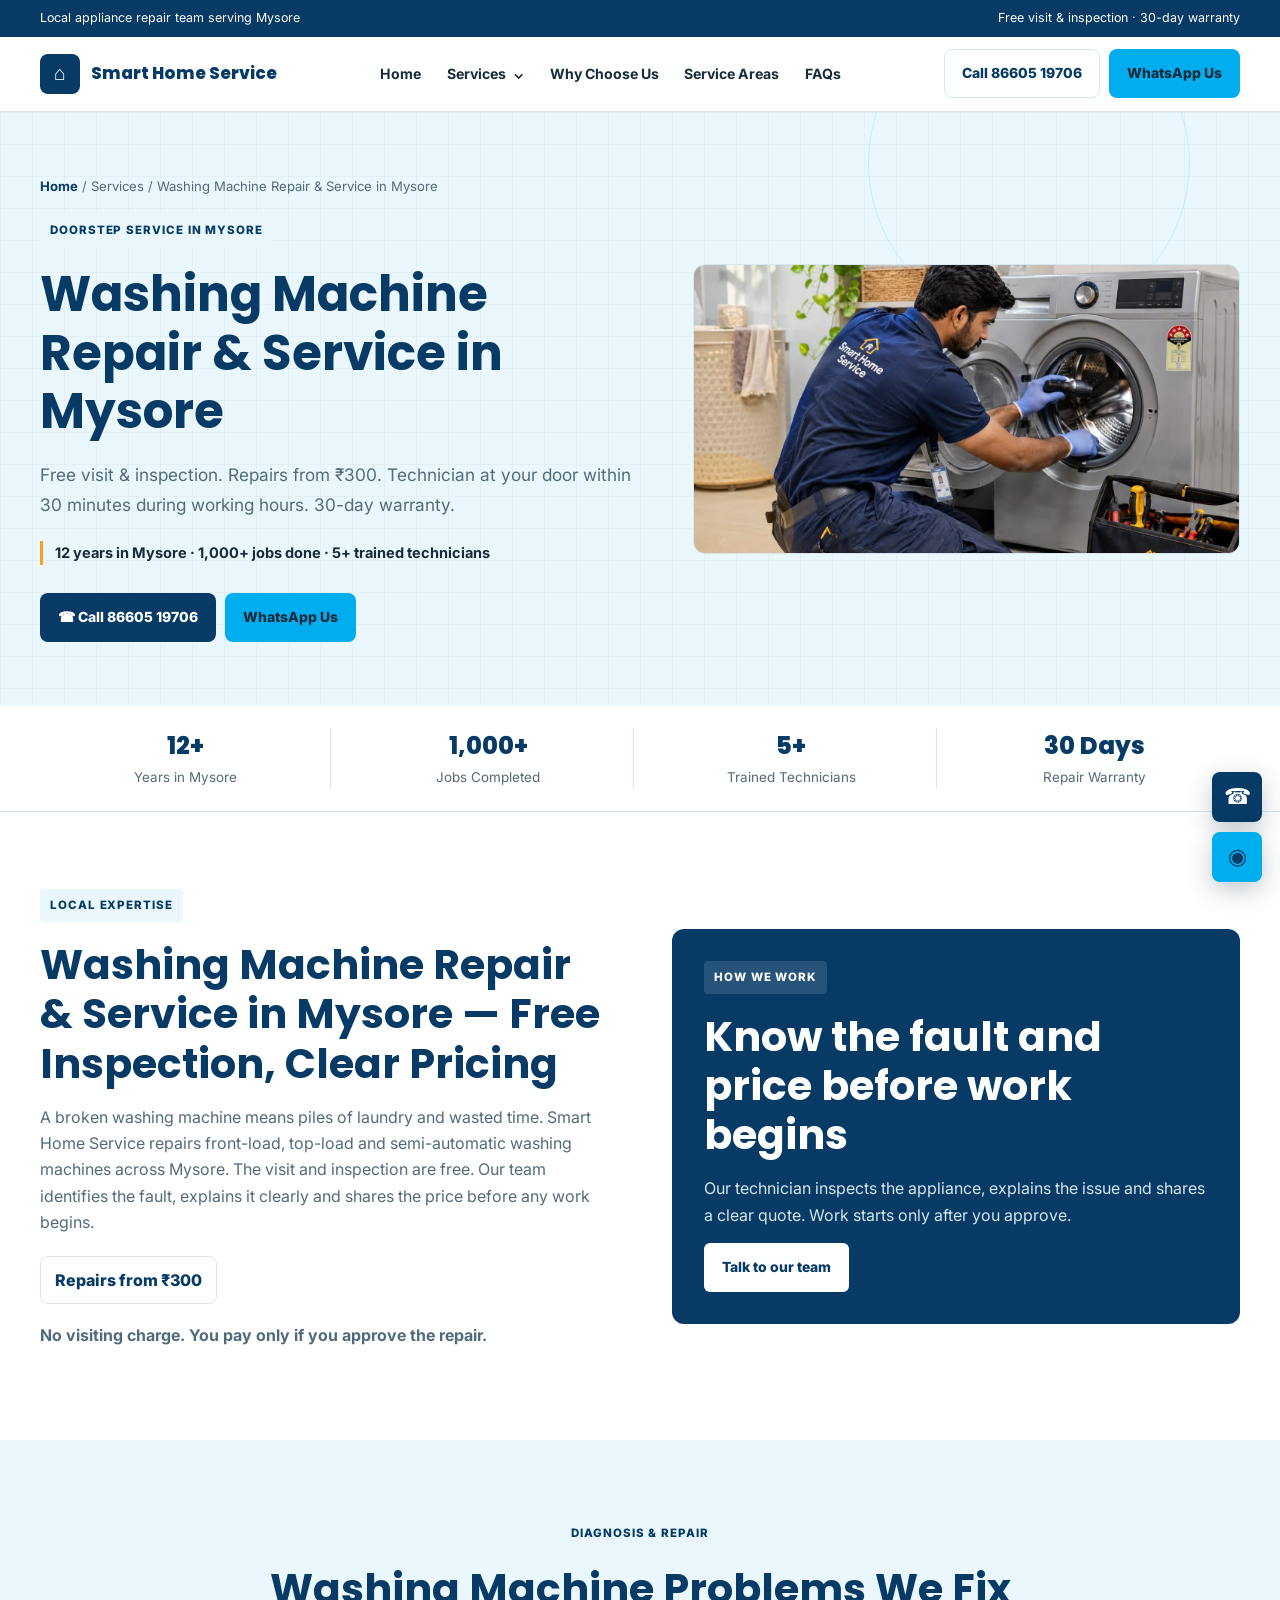
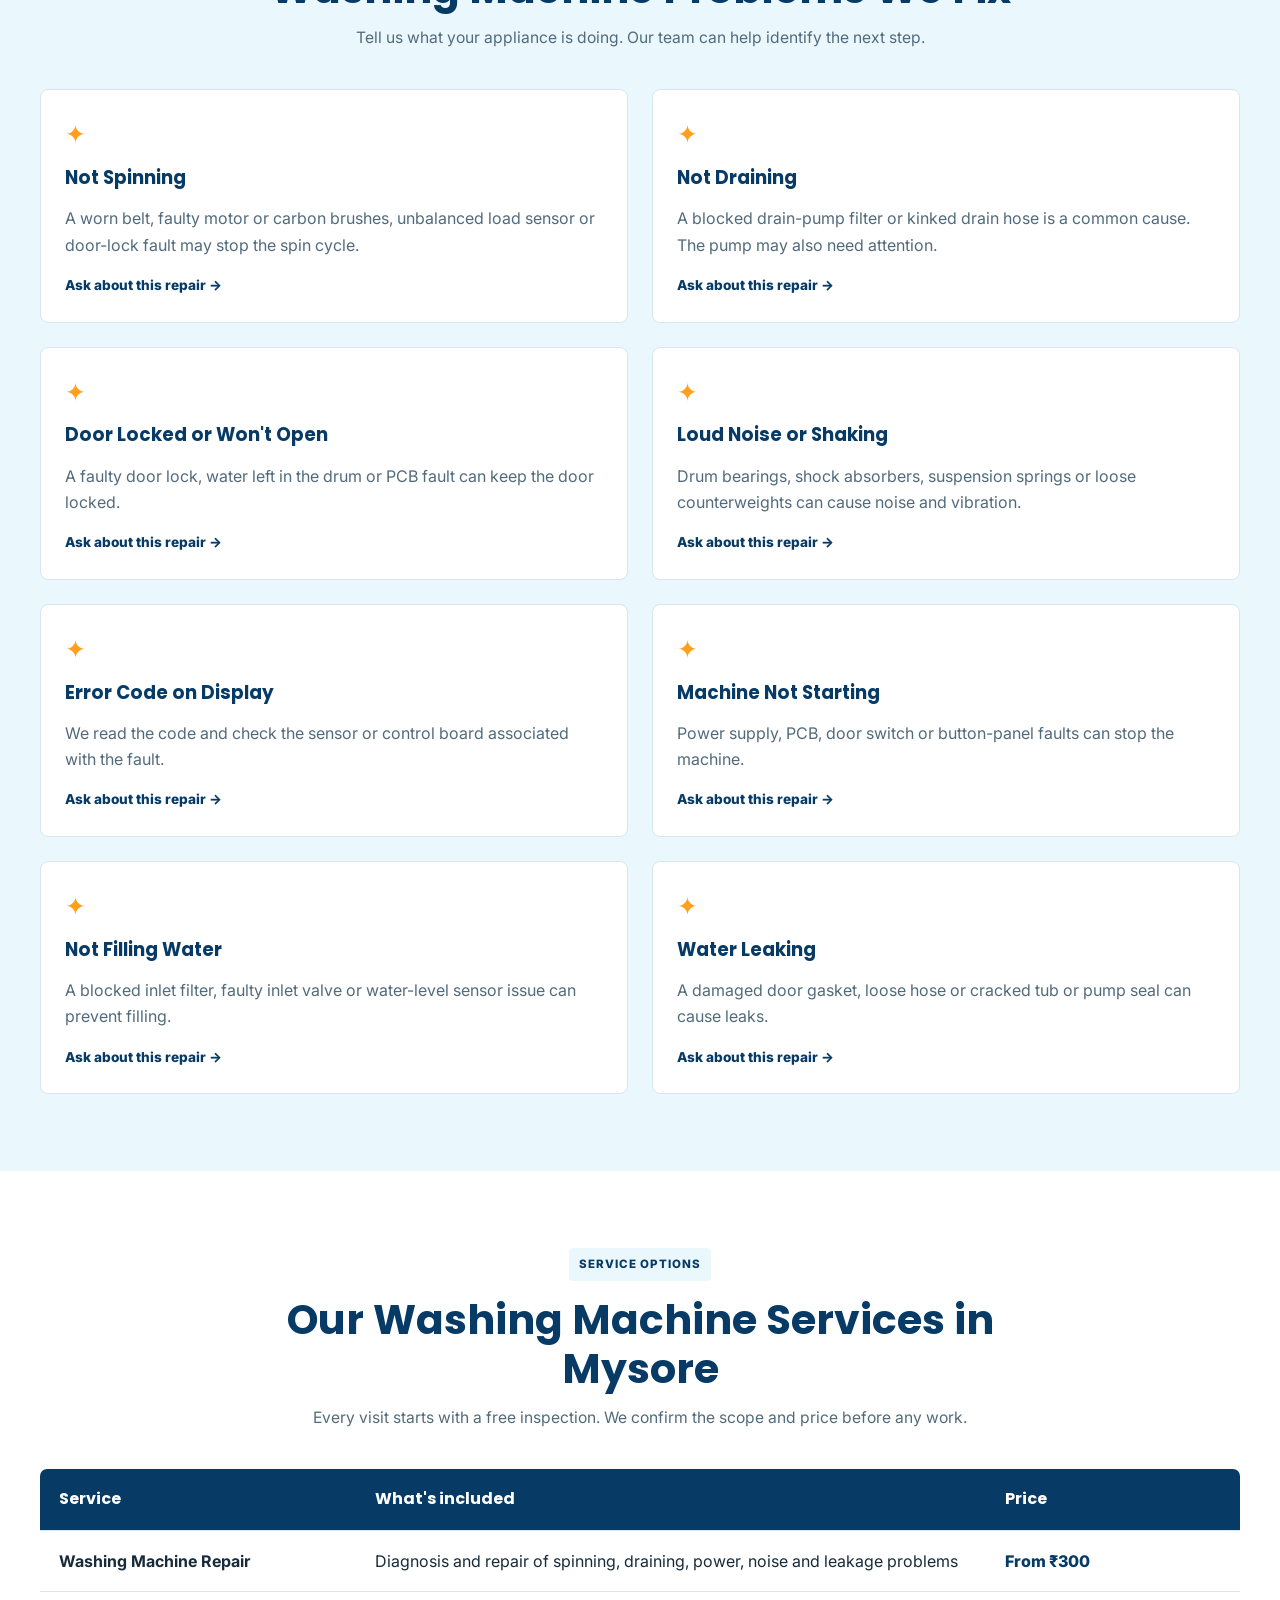
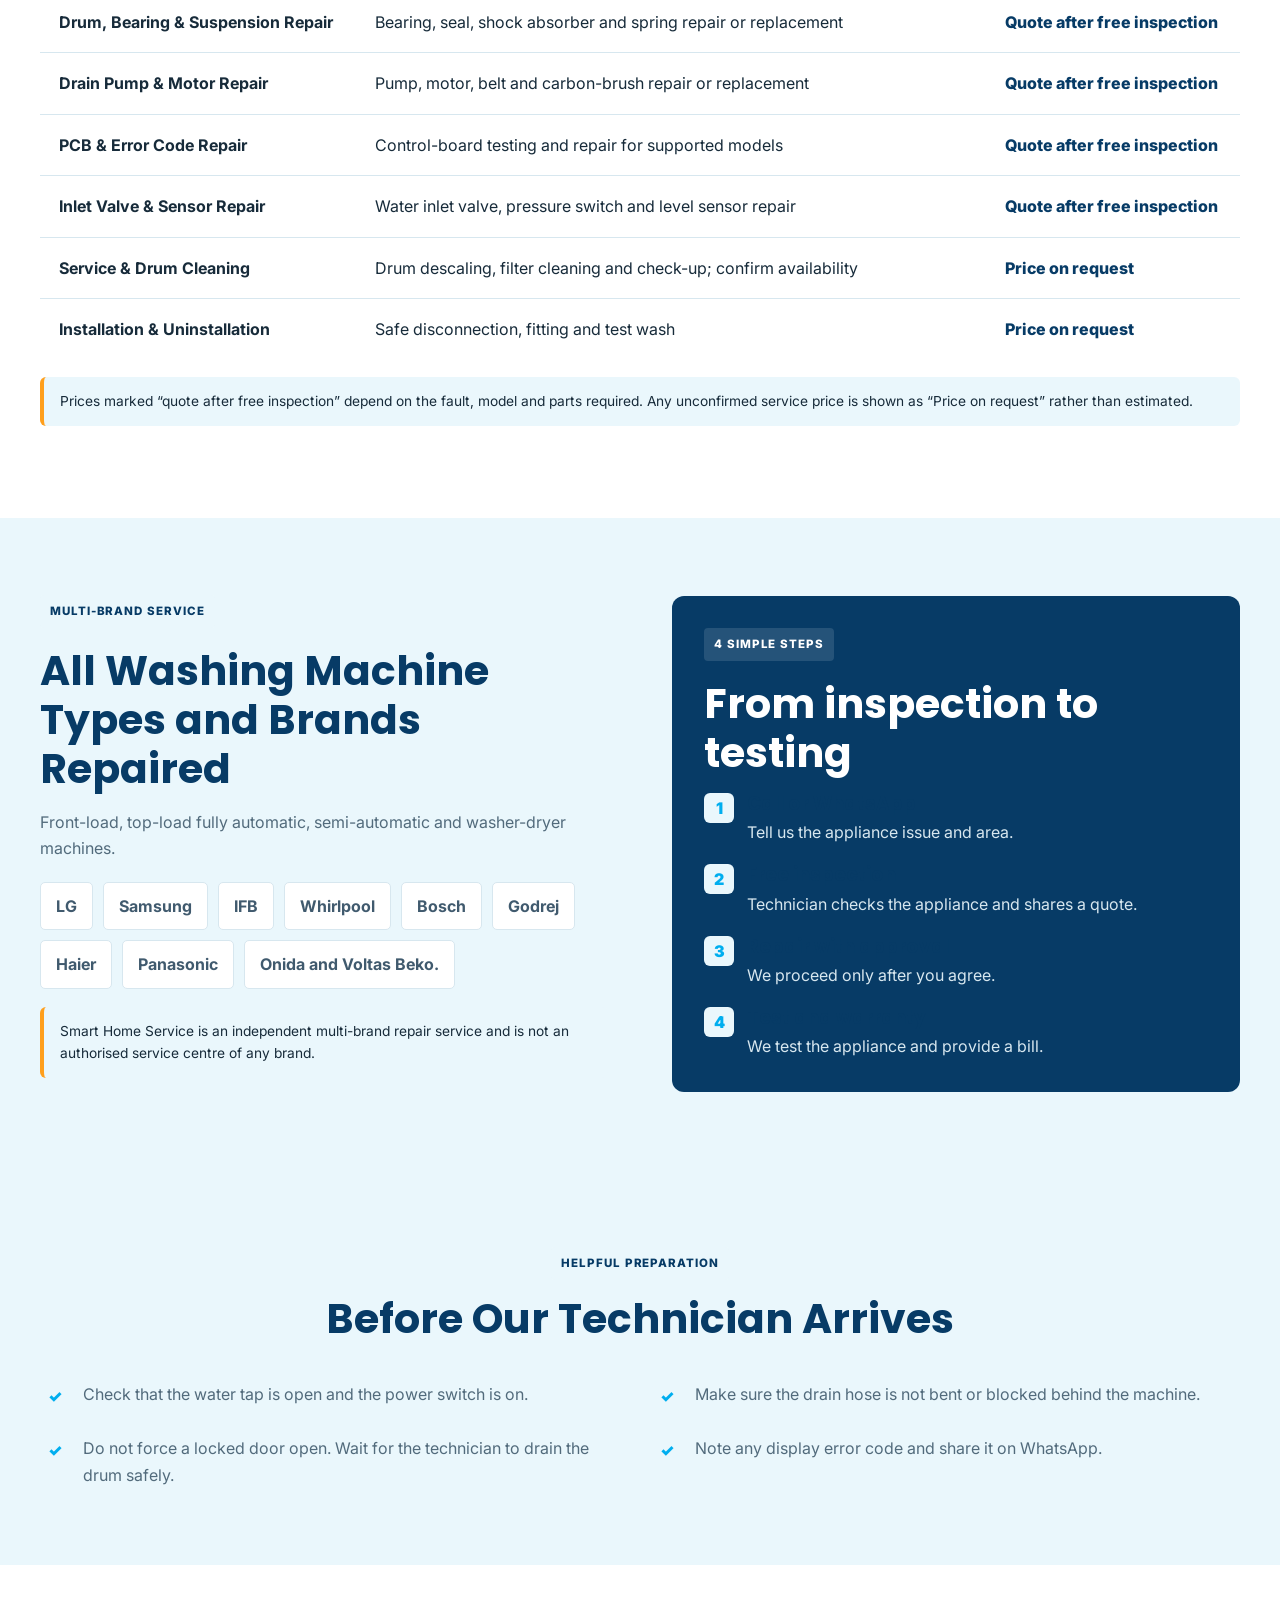
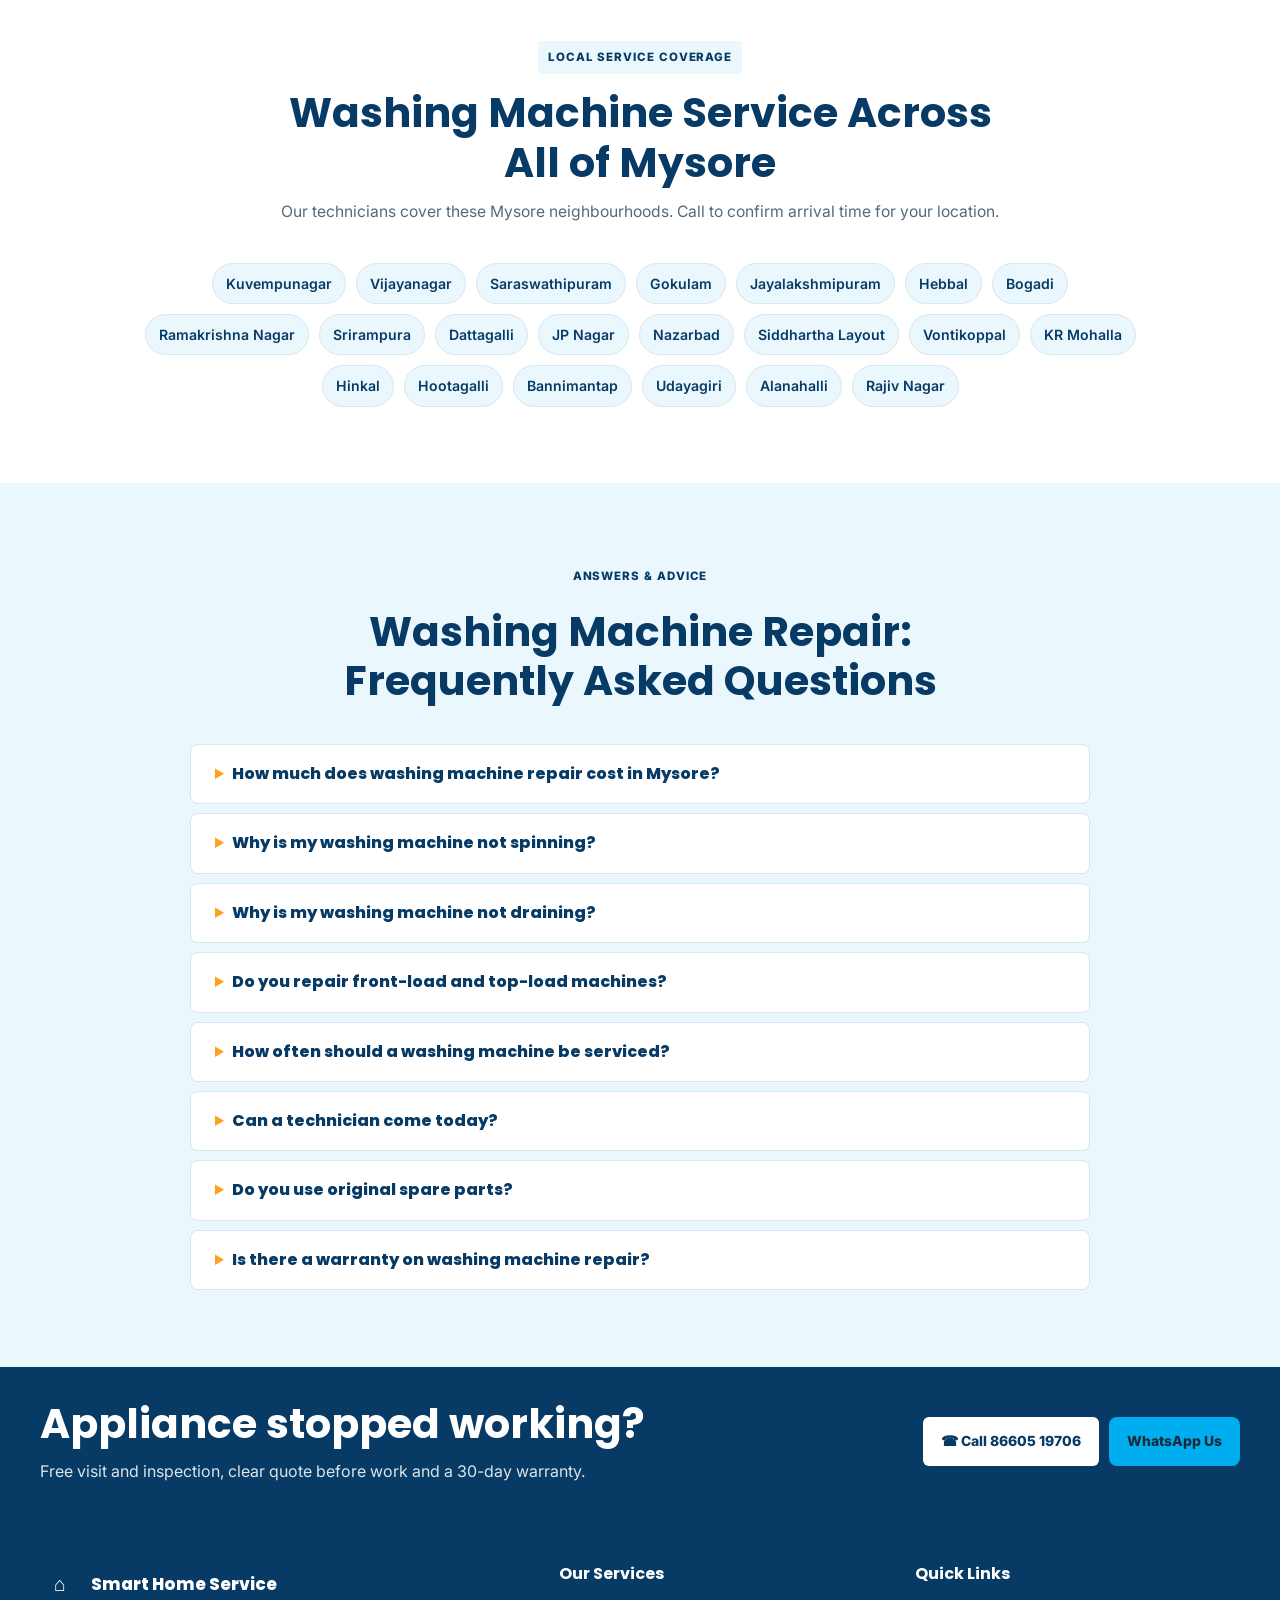
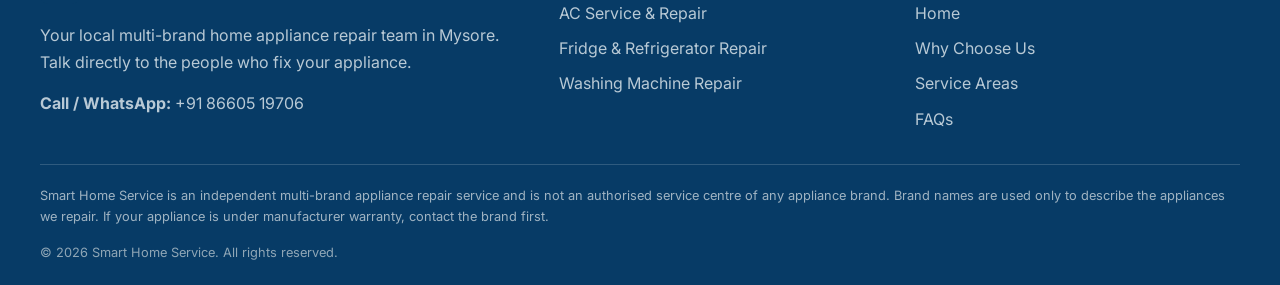
<file: washing-machine-repair-mysore/index.html>
<!doctype html><html lang="en"><head><meta charset="utf-8"><meta name="viewport" content="width=device-width,initial-scale=1"><title>Washing Machine Repair in Mysore | Smart Home Service</title><meta name="description" content="Washing machine repair and service in Mysore at your door. Free inspection, repairs from ₹300, technician in 30 minutes during working hours, 30-day warranty. Call 86605 19706."><meta name="theme-color" content="#073B66"><link rel="preconnect" href="https://fonts.googleapis.com"><link rel="preconnect" href="https://fonts.gstatic.com" crossorigin><link rel="stylesheet" href="../style.css"><link rel="stylesheet" href="../redesign.css"><link rel="icon" href="../assets/favicon.svg" type="image/svg+xml"></head><body>
<div class="topline"><div class="container"><span>Local appliance repair team serving Mysore</span><span>Free visit & inspection · 30-day warranty</span></div></div>
<header class="header"><div class="container nav-wrap">
<a class="brand" href="../index.html"><span class="brand-mark">⌂</span><span>Smart Home Service</span></a>
<nav class="nav" aria-label="Main navigation"><a href="../index.html">Home</a><div class="dropdown"><button class="drop-trigger" type="button" aria-expanded="false" aria-controls="services-menu">Services <span aria-hidden="true">⌄</span></button><div class="drop-menu" id="services-menu"><a class="" href="../ac-service-mysore/index.html">AC Service & Repair</a><a class="" href="../fridge-repair-mysore/index.html">Fridge & Refrigerator Repair</a><a class="current" href="../washing-machine-repair-mysore/index.html">Washing Machine Repair</a></div></div><a href="../index.html#why-us">Why Choose Us</a><a href="../index.html#areas">Service Areas</a><a href="../index.html#faqs">FAQs</a></nav>
<div class="nav-actions"><a class="btn btn-outline" href="tel:+918660519706">Call 86605 19706</a><a class="btn btn-green" href="#" data-contact>WhatsApp Us</a></div>
<button class="menu-toggle" aria-label="Open menu" aria-expanded="false" aria-controls="mobile-menu">☰</button></div>
<div class="mobile-menu" id="mobile-menu"><a href="../index.html">Home</a><strong>OUR SERVICES</strong><a class="sub" href="../ac-service-mysore/index.html">AC Service & Repair</a><a class="sub" href="../fridge-repair-mysore/index.html">Fridge & Refrigerator Repair</a><a class="sub" href="../washing-machine-repair-mysore/index.html">Washing Machine Repair</a><a href="../index.html#why-us">Why Choose Us</a><a href="../index.html#areas">Service Areas</a><a href="../index.html#faqs">FAQs</a><a href="tel:+918660519706">Call 86605 19706</a><a href="#" data-contact>WhatsApp Us</a></div></header>

<main>
<section class="page-hero"><div class="container hero-grid"><div><div class="crumb"><a href="../index.html">Home</a> / Services / Washing Machine Repair & Service in Mysore</div><span class="eyebrow">DOORSTEP SERVICE IN MYSORE</span><h1>Washing Machine Repair & Service in Mysore</h1><p class="hero-copy">Free visit & inspection. Repairs from ₹300. Technician at your door within 30 minutes during working hours. 30-day warranty.</p><div class="proof">12 years in Mysore · 1,000+ jobs done · 5+ trained technicians</div><div class="hero-buttons"><a class="btn btn-blue" href="tel:+918660519706">☎ Call 86605 19706</a><a class="btn btn-green" href="#" data-contact data-message="Hi, I need washer service/repair in Mysore. My area is ____.">WhatsApp Us</a></div></div><div class="hero-art"><img src="../assets/webp/washing-machine-service.webp" alt="Technician servicing a washing machine in a Mysore home" width="1448" height="1086" fetchpriority="high" decoding="async"></div></div></section>
<div class="trust"><div class="container trust-grid"><div class="trust-item"><strong>12+</strong><span>Years in Mysore</span></div><div class="trust-item"><strong>1,000+</strong><span>Jobs Completed</span></div><div class="trust-item"><strong>5+</strong><span>Trained Technicians</span></div><div class="trust-item"><strong>30 Days</strong><span>Repair Warranty</span></div></div></div>
<section><div class="container split"><div><span class="eyebrow">LOCAL EXPERTISE</span><h2>Washing Machine Repair & Service in Mysore — Free Inspection, Clear Pricing</h2><p>A broken washing machine means piles of laundry and wasted time. Smart Home Service repairs front-load, top-load and semi-automatic washing machines across Mysore. The visit and inspection are free. Our team identifies the fault, explains it clearly and shares the price before any work begins.</p><div class="price-tag">Repairs from ₹300</div><p><b>No visiting charge. You pay only if you approve the repair.</b></p></div><div class="local-panel"><span class="eyebrow">HOW WE WORK</span><h2>Know the fault and price before work begins</h2><p>Our technician inspects the appliance, explains the issue and shares a clear quote. Work starts only after you approve.</p><a class="btn btn-white" href="#" data-contact>Talk to our team</a></div></div></section>
<section class="soft"><div class="container"><div class="section-head"><span class="eyebrow">DIAGNOSIS & REPAIR</span><h2>Washing Machine Problems We Fix</h2><p>Tell us what your appliance is doing. Our team can help identify the next step.</p></div><div class="grid-2"><article class="problem-card"><div class="problem-icon">✦</div><h3>Not Spinning</h3><p>A worn belt, faulty motor or carbon brushes, unbalanced load sensor or door-lock fault may stop the spin cycle.</p><a href="#" data-contact data-message="Hi, I need washer repair in Mysore for: Not Spinning. My area is ____.">Ask about this repair →</a></article><article class="problem-card"><div class="problem-icon">✦</div><h3>Not Draining</h3><p>A blocked drain-pump filter or kinked drain hose is a common cause. The pump may also need attention.</p><a href="#" data-contact data-message="Hi, I need washer repair in Mysore for: Not Draining. My area is ____.">Ask about this repair →</a></article><article class="problem-card"><div class="problem-icon">✦</div><h3>Door Locked or Won't Open</h3><p>A faulty door lock, water left in the drum or PCB fault can keep the door locked.</p><a href="#" data-contact data-message="Hi, I need washer repair in Mysore for: Door Locked or Won't Open. My area is ____.">Ask about this repair →</a></article><article class="problem-card"><div class="problem-icon">✦</div><h3>Loud Noise or Shaking</h3><p>Drum bearings, shock absorbers, suspension springs or loose counterweights can cause noise and vibration.</p><a href="#" data-contact data-message="Hi, I need washer repair in Mysore for: Loud Noise or Shaking. My area is ____.">Ask about this repair →</a></article><article class="problem-card"><div class="problem-icon">✦</div><h3>Error Code on Display</h3><p>We read the code and check the sensor or control board associated with the fault.</p><a href="#" data-contact data-message="Hi, I need washer repair in Mysore for: Error Code on Display. My area is ____.">Ask about this repair →</a></article><article class="problem-card"><div class="problem-icon">✦</div><h3>Machine Not Starting</h3><p>Power supply, PCB, door switch or button-panel faults can stop the machine.</p><a href="#" data-contact data-message="Hi, I need washer repair in Mysore for: Machine Not Starting. My area is ____.">Ask about this repair →</a></article><article class="problem-card"><div class="problem-icon">✦</div><h3>Not Filling Water</h3><p>A blocked inlet filter, faulty inlet valve or water-level sensor issue can prevent filling.</p><a href="#" data-contact data-message="Hi, I need washer repair in Mysore for: Not Filling Water. My area is ____.">Ask about this repair →</a></article><article class="problem-card"><div class="problem-icon">✦</div><h3>Water Leaking</h3><p>A damaged door gasket, loose hose or cracked tub or pump seal can cause leaks.</p><a href="#" data-contact data-message="Hi, I need washer repair in Mysore for: Water Leaking. My area is ____.">Ask about this repair →</a></article></div></div></section>
<section><div class="container"><div class="section-head"><span class="eyebrow">SERVICE OPTIONS</span><h2>Our Washing Machine Services in Mysore</h2><p>Every visit starts with a free inspection. We confirm the scope and price before any work.</p></div><div style="overflow-x:auto"><table class="price-table"><thead><tr><th>Service</th><th>What's included</th><th>Price</th></tr></thead><tbody><tr><td><b>Washing Machine Repair</b></td><td>Diagnosis and repair of spinning, draining, power, noise and leakage problems</td><td>From ₹300</td></tr><tr><td><b>Drum, Bearing & Suspension Repair</b></td><td>Bearing, seal, shock absorber and spring repair or replacement</td><td>Quote after free inspection</td></tr><tr><td><b>Drain Pump & Motor Repair</b></td><td>Pump, motor, belt and carbon-brush repair or replacement</td><td>Quote after free inspection</td></tr><tr><td><b>PCB & Error Code Repair</b></td><td>Control-board testing and repair for supported models</td><td>Quote after free inspection</td></tr><tr><td><b>Inlet Valve & Sensor Repair</b></td><td>Water inlet valve, pressure switch and level sensor repair</td><td>Quote after free inspection</td></tr><tr><td><b>Service & Drum Cleaning</b></td><td>Drum descaling, filter cleaning and check-up; confirm availability</td><td>Price on request</td></tr><tr><td><b>Installation & Uninstallation</b></td><td>Safe disconnection, fitting and test wash</td><td>Price on request</td></tr></tbody></table></div><p class="note">Prices marked “quote after free inspection” depend on the fault, model and parts required. Any unconfirmed service price is shown as “Price on request” rather than estimated.</p></div></section>
<section class="soft"><div class="container split"><div><span class="eyebrow">MULTI-BRAND SERVICE</span><h2>All Washing Machine Types and Brands Repaired</h2><p>Front-load, top-load fully automatic, semi-automatic and washer-dryer machines.</p><div class="brand-cloud"><span>LG</span><span>Samsung</span><span>IFB</span><span>Whirlpool</span><span>Bosch</span><span>Godrej</span><span>Haier</span><span>Panasonic</span><span>Onida and Voltas Beko.</span></div><p class="note">Smart Home Service is an independent multi-brand repair service and is not an authorised service centre of any brand.</p></div><div class="local-panel"><span class="eyebrow">4 SIMPLE STEPS</span><h2>From inspection to testing</h2><div class="feature-list"><div class="feature"><span class="check">1</span><div><h3>Call or WhatsApp</h3><p>Tell us the appliance issue and area.</p></div></div><div class="feature"><span class="check">2</span><div><h3>Free inspection</h3><p>Technician checks the appliance and shares a quote.</p></div></div><div class="feature"><span class="check">3</span><div><h3>Repair with approval</h3><p>We proceed only after you agree.</p></div></div><div class="feature"><span class="check">4</span><div><h3>Test and warranty</h3><p>We test the appliance and provide a bill.</p></div></div></div></div></div></section>
<section class="soft"><div class="container"><div class="section-head"><span class="eyebrow">HELPFUL PREPARATION</span><h2>Before Our Technician Arrives</h2></div><div class="grid-2"><div class="feature"><span class="check">✓</span><div><p>Check that the water tap is open and the power switch is on.</p></div></div><div class="feature"><span class="check">✓</span><div><p>Make sure the drain hose is not bent or blocked behind the machine.</p></div></div><div class="feature"><span class="check">✓</span><div><p>Do not force a locked door open. Wait for the technician to drain the drum safely.</p></div></div><div class="feature"><span class="check">✓</span><div><p>Note any display error code and share it on WhatsApp.</p></div></div></div></div></section>
<section class="service-coverage"><div class="container"><div class="section-head"><span class="eyebrow">LOCAL SERVICE COVERAGE</span><h2>Washing Machine Service Across All of Mysore</h2><p>Our technicians cover these Mysore neighbourhoods. Call to confirm arrival time for your location.</p></div><div class="areas"><span>Kuvempunagar</span><span>Vijayanagar</span><span>Saraswathipuram</span><span>Gokulam</span><span>Jayalakshmipuram</span><span>Hebbal</span><span>Bogadi</span><span>Ramakrishna Nagar</span><span>Srirampura</span><span>Dattagalli</span><span>JP Nagar</span><span>Nazarbad</span><span>Siddhartha Layout</span><span>Vontikoppal</span><span>KR Mohalla</span><span>Hinkal</span><span>Hootagalli</span><span>Bannimantap</span><span>Udayagiri</span><span>Alanahalli</span><span>Rajiv Nagar</span></div></div></section>
<section class="soft"><div class="container"><div class="section-head"><span class="eyebrow">ANSWERS & ADVICE</span><h2>Washing Machine Repair: Frequently Asked Questions</h2></div><div class="faq-list"><details class='faq-item'><summary>How much does washing machine repair cost in Mysore?</summary><p>Repairs start from ₹300. The visit and inspection are free. The final cost depends on the fault and any spare part required.</p></details><details class='faq-item'><summary>Why is my washing machine not spinning?</summary><p>Possible causes include a worn belt, faulty motor or carbon brushes, an unbalanced load, a door-lock fault or a drain blockage.</p></details><details class='faq-item'><summary>Why is my washing machine not draining?</summary><p>A blocked filter, kinked drain hose or faulty drain pump may be responsible. The technician checks the cause.</p></details><details class='faq-item'><summary>Do you repair front-load and top-load machines?</summary><p>Yes. The service brief lists front-load, top-load fully automatic and semi-automatic machines.</p></details><details class='faq-item'><summary>How often should a washing machine be serviced?</summary><p>The source brief recommends service and drum cleaning about once every six months. In hard-water areas, descaling may help.</p></details><details class='faq-item'><summary>Can a technician come today?</summary><p>In most parts of Mysore, we aim to reach within 30 minutes during working hours. Call or WhatsApp to confirm.</p></details><details class='faq-item'><summary>Do you use original spare parts?</summary><p>Please confirm the exact part brand and compatibility with the technician before approving replacement.</p></details><details class='faq-item'><summary>Is there a warranty on washing machine repair?</summary><p>The service brief specifies a 30-day warranty. Keep your bill and contact the team if the same issue returns.</p></details></div></div></section>
</main>

<section class="cta"><div class="container cta-inner"><div><h2>Appliance stopped working?</h2><p>Free visit and inspection, clear quote before work and a 30-day warranty.</p></div><div class="cta-actions"><a class="btn btn-white" href="tel:+918660519706">☎ Call 86605 19706</a><a class="btn btn-green" href="#" data-contact>WhatsApp Us</a></div></div></section>
<footer class="footer"><div class="container"><div class="footer-grid">
<div><a class="brand" href="../index.html" style="color:white"><span class="brand-mark">⌂</span>Smart Home Service</a><p style="margin-top:18px">Your local multi-brand home appliance repair team in Mysore. Talk directly to the people who fix your appliance.</p><p><b>Call / WhatsApp:</b> +91 86605 19706</p></div>
<div><h3>Our Services</h3><div class="footer-links"><a href="../ac-service-mysore/index.html">AC Service & Repair</a><a href="../fridge-repair-mysore/index.html">Fridge & Refrigerator Repair</a><a href="../washing-machine-repair-mysore/index.html">Washing Machine Repair</a></div></div>
<div><h3>Quick Links</h3><div class="footer-links"><a href="../index.html">Home</a><a href="../index.html#why-us">Why Choose Us</a><a href="../index.html#areas">Service Areas</a><a href="../index.html#faqs">FAQs</a></div></div>
</div><div class="disclaimer">Smart Home Service is an independent multi-brand appliance repair service and is not an authorised service centre of any appliance brand. Brand names are used only to describe the appliances we repair. If your appliance is under manufacturer warranty, contact the brand first.</div><div class="copyright">© 2026 Smart Home Service. All rights reserved.</div></div></footer>
<div class="floating"><a class="float-btn float-call" href="tel:+918660519706" aria-label="Call">☎</a><a class="float-btn float-wa" href="#" data-contact aria-label="WhatsApp">◉</a></div>
<div class="bottom-bar"><a class="btn btn-blue" href="tel:+918660519706">☎ Call Now</a><a class="btn btn-green" href="#" data-contact>WhatsApp</a></div>
<div class="modal-backdrop" id="contactModal" aria-hidden="true"><div class="modal" role="dialog" aria-modal="true" aria-labelledby="contactTitle"><button class="modal-close" aria-label="Close">×</button><span class="eyebrow">WE'RE HERE TO HELP</span><h2 id="contactTitle">How would you like to contact us?</h2><p>Speak directly with our Mysore service team. No forms, no platform fees.</p><div class="modal-actions"><a class="btn btn-blue" href="tel:+918660519706">☎ Call 86605 19706</a><a class="btn btn-green" id="modalWhatsApp" href="https://wa.me/918660519706?text=Hi%2C%20I%20need%20an%20appliance%20repair%20in%20Mysore.%20My%20area%20is%20____." target="_blank" rel="noopener">◉ Continue on WhatsApp</a></div><p class="modal-note">Free visit and inspection. You pay only if you approve the repair.</p></div></div>
<script src="../script.js" defer></script>
</body></html>
</file>
<file: style.css>
*{box-sizing:border-box}html{scroll-behavior:smooth;scroll-padding-top:100px}body{margin:0;font-family:'Inter',sans-serif;color:var(--ink);line-height:1.65;background:#fff}h1,h2,h3,h4{font-family:Poppins,sans-serif;line-height:1.18;color:var(--navy);margin:0 0 16px}h1{font-size:clamp(2.35rem,5vw,4.2rem);letter-spacing:-.045em}h2{font-size:clamp(1.8rem,3vw,2.65rem);letter-spacing:-.035em}h3{font-size:1.15rem}p{margin:0 0 15px;color:var(--muted)}a{color:inherit;text-decoration:none}.container{width:min(1160px,calc(100% - 40px));margin:auto}.topline{background:var(--navy);color:#dceaf4;font-size:.82rem;padding:8px 0}.topline .container{display:flex;justify-content:space-between;gap:12px;flex-wrap:wrap}.header{position:sticky;top:0;z-index:50;background:rgba(255,255,255,.96);backdrop-filter:blur(14px);border-bottom:1px solid var(--line)}.nav-wrap{height:78px;display:flex;align-items:center;justify-content:space-between;gap:25px}.brand{display:flex;align-items:center;gap:11px;font-family:Poppins;font-weight:800;color:var(--navy);font-size:1.12rem;white-space:nowrap}.brand-mark{width:42px;height:42px;border-radius:13px;background:linear-gradient(145deg,var(--blue),#29a4c8);display:grid;place-items:center;color:white;font-size:1.25rem;box-shadow:0 8px 18px #1769aa33}.nav{display:flex;align-items:center;gap:25px;font-size:.91rem;font-weight:700;color:#365065}.nav>a:hover,.drop-trigger:hover{color:var(--blue)}.dropdown{position:relative}.drop-trigger{display:flex;gap:7px;align-items:center;cursor:pointer}.drop-menu{display:none;position:absolute;top:100%;left:-18px;padding:12px;background:#fff;border:1px solid var(--line);border-radius:14px;box-shadow:var(--shadow);min-width:245px}.dropdown:hover .drop-menu,.dropdown:focus-within .drop-menu{display:grid}.drop-menu a{padding:11px 13px;border-radius:9px}.drop-menu a:hover,.drop-menu a.current{background:var(--cyan);color:var(--blue)}.nav-actions{display:flex;gap:9px}.btn{display:inline-flex;align-items:center;justify-content:center;gap:9px;padding:13px 19px;border-radius:12px;font-weight:800;font-size:.9rem;border:1px solid transparent;transition:.2s;cursor:pointer}.btn:hover{transform:translateY(-2px)}.btn-blue{background:var(--blue);color:#fff;box-shadow:0 8px 18px #1769aa30}.btn-green{background:var(--green);color:#fff}.btn-outline{border-color:#cbd9e3;color:var(--navy);background:#fff}.btn-white{background:#fff;color:var(--navy)}.menu-toggle{display:none;background:#fff;border:1px solid var(--line);border-radius:10px;padding:9px 12px;font-size:1.3rem}.mobile-menu{display:none;padding:8px 20px 20px;border-top:1px solid var(--line)}.mobile-menu.open{display:grid;gap:8px}.mobile-menu a{padding:10px 12px;border-radius:9px;font-weight:700}.mobile-menu .sub{padding-left:27px;color:#526c80}.hero{background:radial-gradient(circle at 82% 25%,#d8f0f8 0,transparent 34%),linear-gradient(115deg,#f4f9fc,#eaf5f8);padding:76px 0 64px;overflow:hidden}.hero-grid{display:grid;grid-template-columns:1.05fr .95fr;gap:50px;align-items:center}.eyebrow{display:inline-flex;align-items:center;gap:8px;background:#e1f4ec;color:#138353;padding:7px 12px;border-radius:99px;font-weight:800;font-size:.78rem;letter-spacing:.04em;text-transform:uppercase;margin-bottom:20px}.hero h1 span{color:var(--blue)}.hero-copy{font-size:1.12rem;max-width:650px;margin:20px 0 18px}.proof{font-size:.91rem;font-weight:700;color:#496174;margin:20px 0 27px}.hero-buttons{display:flex;flex-wrap:wrap;gap:10px}.hero-art{position:relative;min-height:400px;border-radius:30px;background:linear-gradient(145deg,#d7edf4,#f4fafc);display:grid;place-items:center;overflow:hidden;border:1px solid #d5e8ef}.hero-art:before,.hero-art:after{content:'';position:absolute;border-radius:50%;background:#fff8}.hero-art:before{width:300px;height:300px;right:-70px;top:-90px}.hero-art:after{width:180px;height:180px;left:-50px;bottom:-50px}.hero-illustration{position:relative;z-index:1;width:88%;max-width:490px}.trust{padding:24px 0;border-bottom:1px solid var(--line)}.trust-grid{display:grid;grid-template-columns:repeat(4,1fr);gap:12px}.trust-item{text-align:center;border-right:1px solid var(--line)}.trust-item:last-child{border:0}.trust-item strong{display:block;font:800 1.5rem Poppins;color:var(--navy)}.trust-item span{font-size:.84rem;color:var(--muted)}section{padding:82px 0}.section-head{text-align:center;max-width:720px;margin:0 auto 42px}.section-head p{font-size:1.02rem}.grid-3{display:grid;grid-template-columns:repeat(3,1fr);gap:22px}.grid-2{display:grid;grid-template-columns:repeat(2,1fr);gap:22px}.service-card,.info-card,.problem-card,.step,.faq-item{border:1px solid var(--line);border-radius:var(--radius);background:#fff;box-shadow:0 8px 28px rgba(16,43,70,.045)}.service-card{overflow:hidden;transition:.25s}.service-card:hover{transform:translateY(-5px);box-shadow:var(--shadow)}.service-visual{height:190px;display:grid;place-items:center;background:linear-gradient(140deg,#e8f5fa,#f7fbfd)}.service-visual svg{width:150px;height:130px}.service-content{padding:24px}.service-content p{min-height:76px}.text-link{color:var(--blue);font-weight:800}.split{display:grid;grid-template-columns:1fr 1fr;gap:55px;align-items:center}.feature-list{display:grid;gap:17px}.feature{display:flex;gap:14px}.check{width:30px;height:30px;flex:0 0 30px;border-radius:10px;background:#e5f6ee;color:#168b59;display:grid;place-items:center;font-weight:900}.feature h3{margin:0 0 5px}.feature p{margin:0}.soft{background:var(--paper)}.process{display:grid;grid-template-columns:repeat(4,1fr);gap:16px}.step{padding:24px}.step-num{width:42px;height:42px;border-radius:13px;background:var(--cyan);color:var(--blue);display:grid;place-items:center;font:800 1.1rem Poppins;margin-bottom:17px}.step p{margin:0}.local-panel{background:var(--navy);color:#fff;border-radius:26px;padding:38px}.local-panel h2{color:#fff}.local-panel p{color:#c5d5e0}.areas{display:flex;flex-wrap:wrap;gap:9px;margin-top:22px}.areas span{background:#ffffff14;border:1px solid #ffffff24;border-radius:99px;padding:7px 12px;color:#e8f1f6;font-size:.83rem}.cta{background:linear-gradient(120deg,#0f3655,#1769aa);color:#fff;padding:56px 0}.cta-inner{display:flex;align-items:center;justify-content:space-between;gap:30px}.cta h2{color:#fff;margin-bottom:10px}.cta p{color:#d7e7f1;margin:0}.cta-actions{display:flex;gap:10px;flex-wrap:wrap}.footer{background:#0c2237;color:#d3e0e9;padding:55px 0 24px}.footer-grid{display:grid;grid-template-columns:1.5fr 1fr 1fr;gap:40px}.footer h3{color:#fff}.footer p,.footer a{color:#b8c9d5}.footer-links{display:grid;gap:9px}.disclaimer{font-size:.8rem;border-top:1px solid #ffffff20;padding-top:20px;margin-top:32px;color:#9fb3c2}.copyright{font-size:.8rem;color:#8fa6b6;margin-top:15px}.floating{position:fixed;right:20px;bottom:22px;z-index:45;display:grid;gap:10px}.float-btn{width:54px;height:54px;border-radius:50%;display:grid;place-items:center;color:#fff;font-size:1.35rem;box-shadow:0 8px 24px #102b4640}.float-call{background:var(--blue)}.float-wa{background:var(--green)}.bottom-bar{display:none}.modal-backdrop{position:fixed;inset:0;background:#071b2dcc;z-index:100;display:none;place-items:center;padding:20px}.modal-backdrop.show{display:grid}.modal{background:#fff;border-radius:24px;padding:34px;max-width:440px;width:100%;position:relative;box-shadow:0 25px 80px #06192b66}.modal h2{font-size:1.8rem}.modal-close{position:absolute;right:16px;top:14px;border:0;background:#eef3f6;border-radius:50%;width:34px;height:34px;font-size:1.2rem;cursor:pointer}.modal-actions{display:grid;gap:12px;margin-top:22px}.modal-note{font-size:.85rem;margin-top:16px}.page-hero{padding:65px 0;background:linear-gradient(115deg,#eff8fb,#f8fbfd)}.page-hero .hero-grid{gap:35px}.page-hero .hero-art{min-height:300px}.page-hero .hero-art svg{width:80%;max-width:340px}.crumb{font-size:.85rem;color:#668095;margin-bottom:17px}.crumb a{color:var(--blue);font-weight:700}.price-tag{display:inline-block;background:#fff;border:1px solid #d7e8ee;border-radius:12px;padding:10px 14px;color:var(--navy);font-weight:800;margin:5px 0 18px}.problem-card{padding:23px}.problem-icon{font-size:1.55rem;margin-bottom:12px}.problem-card p{margin:0 0 13px}.problem-card a{font-size:.85rem;color:var(--blue);font-weight:800}.price-table{width:100%;border-collapse:collapse;background:#fff;border-radius:16px;overflow:hidden;box-shadow:0 8px 28px rgba(16,43,70,.05)}.price-table th,.price-table td{text-align:left;padding:17px 19px;border-bottom:1px solid var(--line);vertical-align:top}.price-table th{background:var(--navy);color:#fff;font-family:Poppins}.price-table td:last-child{font-weight:800;color:var(--blue);white-space:nowrap}.price-table tr:last-child td{border:0}.brand-cloud{display:flex;flex-wrap:wrap;gap:10px;margin-top:20px}.brand-cloud span{padding:10px 15px;border:1px solid var(--line);border-radius:10px;background:#fff;font-weight:700;color:#405a6e}.faq-list{display:grid;gap:12px;max-width:900px;margin:auto}.faq-item{padding:20px 23px}.faq-item summary{cursor:pointer;font-family:Poppins;font-weight:800;color:var(--navy)}.faq-item p{margin:12px 0 0}.note{font-size:.86rem;background:#fff8e8;border-left:4px solid #e5ad35;padding:13px 16px;border-radius:8px;color:#74551a;margin-top:18px}
@media(max-width:960px){.nav,.nav-actions{display:none}.menu-toggle{display:block}.hero-grid,.split{grid-template-columns:1fr}.hero-art{min-height:320px}.grid-3{grid-template-columns:repeat(2,1fr)}.process{grid-template-columns:repeat(2,1fr)}.footer-grid{grid-template-columns:1fr 1fr}.cta-inner{align-items:flex-start;flex-direction:column}}
@media(max-width:620px){.container{width:min(100% - 30px,1160px)}.topline .container{justify-content:center}.nav-wrap{height:68px}.hero{padding:48px 0}.hero-art{min-height:260px}.trust-grid{grid-template-columns:repeat(2,1fr);row-gap:20px}.trust-item:nth-child(2){border:0}.grid-3,.grid-2,.process{grid-template-columns:1fr}.service-content p{min-height:0}section{padding:58px 0}.footer-grid{grid-template-columns:1fr}.cta{padding:42px 0}.cta-actions{width:100%}.cta-actions .btn{flex:1}.floating{display:none}.bottom-bar{display:grid;grid-template-columns:1fr 1fr;position:fixed;bottom:0;left:0;right:0;z-index:48;background:#fff;padding:9px 12px calc(9px + env(safe-area-inset-bottom));box-shadow:0 -6px 25px #102b4618;gap:8px}.bottom-bar .btn{padding:12px}.price-table{font-size:.88rem}.price-table th,.price-table td{padding:12px 10px}.modal{padding:28px 22px}.local-panel{padding:28px 22px}body{padding-bottom:64px}}
</file>
<file: redesign.css>
@import url('https://fonts.googleapis.com/css2?family=Inter:wght@400;500;600;700;800&family=Poppins:wght@400;500;600;700;800&display=swap');

:root {
  --primary: #073B66;
  --secondary: #00AEEF;
  --ice-blue: #EAF7FC;
  --white: #FFFFFF;
  --text: #172B3A;
  --accent: #FF9F1C;
  --font-heading: 'Poppins', sans-serif;
  --font-body: 'Inter', sans-serif;
  --page-width: 1200px;
  --page-gutter: 24px;
  --section-space: clamp(56px, 6vw, 80px);
  --space-1: 8px;
  --space-2: 12px;
  --space-3: 16px;
  --space-4: 24px;
  --space-5: 32px;
  --radius-sm: 8px;
  --radius-md: 12px;
  --radius-lg: 20px;
  --header-height: 74px;
  --navy: var(--primary);
  --blue: var(--secondary);
  --cyan: var(--ice-blue);
  --green: var(--primary);
  --ink: var(--text);
  --muted: #526B7C;
  --line: #D7E7EF;
  --paper: var(--ice-blue);
  --shadow: 0 18px 48px rgba(7, 59, 102, .10);
  --radius: var(--radius-sm);
  --coral: var(--accent);
  --yellow: var(--accent);
}

html { scroll-padding-top: calc(var(--header-height) + var(--space-2)); }
body { background: var(--white); color: var(--ink); font-family: var(--font-body); font-size: 1rem; line-height: 1.65; }
button, input, select, textarea { font: inherit; }
h1, h2, h3, h4 { color: var(--navy); font-family: var(--font-heading); letter-spacing: 0; line-height: 1.2; }
h1 { font-size: clamp(2.4rem, 3.8vw, 3.5rem); max-width: 760px; }
h2 { font-size: clamp(1.8rem, 3.2vw, 2.7rem); }
h3 { font-size: 1.15rem; }
p { color: var(--muted); }
.container { width: min(var(--page-width), calc(100% - 48px)); }
button:focus-visible, a:focus-visible, summary:focus-visible { outline: 3px solid var(--secondary); outline-offset: 3px; }

.topline { background: var(--navy); color: var(--white); padding: 8px 0; font-size: .78rem; }
.topline .container { min-height: 20px; }
.header { background: rgba(255,255,255,.96); border-bottom-color: var(--line); }
.nav-wrap { height: var(--header-height); gap: var(--space-4); }
.brand { color: var(--navy); font-family: var(--font-heading); font-size: 1.05rem; }
.brand-mark { width: 40px; height: 40px; border-radius: var(--radius-sm); background: var(--primary); box-shadow: none; }
.nav { gap: clamp(14px, 2vw, 26px); color: var(--ink); font-size: .88rem; }
.nav>a, .drop-trigger { transition: color .18s ease; }
.nav>a:hover, .drop-trigger:hover { color: var(--primary); }
.dropdown::after { position: absolute; top: 100%; left: 0; width: 100%; height: 10px; content: ''; }
.drop-trigger { border: 0; padding: 0; background: transparent; color: inherit; font: inherit; white-space: nowrap; }
.drop-menu { z-index: 60; top: calc(100% + 8px); padding: var(--space-1); border-color: var(--line); border-radius: var(--radius-sm); box-shadow: var(--shadow); }
.dropdown:not(.open):hover .drop-menu, .dropdown:not(.open):focus-within .drop-menu { display: none; }
.dropdown.open .drop-menu { display: grid; }
.drop-menu a { border-radius: 6px; }
.drop-menu a:hover, .drop-menu a.current { background: var(--cyan); color: var(--primary); }
.btn { min-height: 46px; padding: 12px 17px; border-radius: var(--radius-sm); font-size: .87rem; transition: background .18s ease, color .18s ease, transform .18s ease; }
.btn:hover { transform: translateY(-2px); }
.btn-blue { background: var(--navy); box-shadow: none; }
.btn-blue:hover { background: var(--blue); }
.btn-green { background: var(--secondary); color: var(--text); }
.btn-green:hover { background: var(--ice-blue); }
.btn-outline { border-color: var(--line); color: var(--navy); }
.btn-outline:hover { background: var(--cyan); border-color: var(--blue); }
.btn-white { border-radius: 6px; }
.menu-toggle { border-color: var(--line); border-radius: 6px; color: var(--navy); }
.mobile-menu { background: #fff; }
.mobile-menu a { border-radius: 5px; }
.mobile-menu a:hover { background: var(--cyan); color: var(--blue); }
.mobile-menu strong { padding: var(--space-1) var(--space-2); color: var(--primary); }

.hero, .page-hero { position: relative; overflow: hidden; background-color: var(--ice-blue); background-image: linear-gradient(rgba(7,59,102,.035) 1px, transparent 1px), linear-gradient(90deg, rgba(7,59,102,.035) 1px, transparent 1px); background-size: 32px 32px; }
.hero { padding: clamp(56px, 7vw, 88px) 0 var(--section-space); }
.hero::after, .page-hero::after { position: absolute; right: 7%; top: -110px; width: 320px; height: 320px; border: 1px solid rgba(0,174,239,.16); border-radius: 50%; content: ''; pointer-events: none; }
.hero-grid { position: relative; z-index: 1; gap: clamp(32px, 5vw, 58px); }
.eyebrow { border-radius: 4px; background: var(--ice-blue); color: var(--primary); font-size: .72rem; letter-spacing: .08em; margin-bottom: 18px; padding: 7px 10px; }
.hero h1 span { color: var(--primary); }
.hero-copy { max-width: 600px; font-size: 1.08rem; line-height: 1.7; }
.proof { border-left: 3px solid var(--accent); color: var(--ink); margin: 22px 0 28px; padding-left: 12px; }
.hero-buttons { gap: 9px; }
.hero-buttons .btn-blue { background: var(--primary); }
.hero-buttons .btn-blue:hover { background: var(--primary); }
.hero-art { min-height: 380px; border: 1px solid var(--line); border-radius: var(--radius-md); background: var(--ice-blue); }
.hero-art img { position: absolute; inset: 0; width: 100%; height: 100%; object-fit: cover; }
.hero-art::before { width: 260px; height: 260px; right: -60px; top: -70px; background: rgba(255,255,255,.52); }
.hero-art::after { width: 150px; height: 150px; background: rgba(255,159,28,.16); }
.hero-illustration { animation: settle-in .7s both; }
.page-hero { padding: clamp(44px, 5vw, 64px) 0; }
.page-hero .hero-grid { gap: clamp(32px, 4vw, 48px); }
.page-hero .hero-art { min-height: 290px; }
.crumb { color: var(--muted); font-size: .82rem; }
.crumb a { color: var(--primary); }

.trust { padding: 22px 0; border-bottom-color: var(--line); }
.trust-item { border-color: var(--line); }
.trust-item strong { color: var(--primary); font-family: var(--font-heading); }
.trust-item span { color: var(--muted); }
.step-num, .price-table th, .faq-item summary { font-family: var(--font-heading); }
section { padding: var(--section-space) 0; }
.section-head { max-width: 760px; margin: 0 auto clamp(28px, 3vw, 40px); }
.section-head .eyebrow { margin-bottom: 14px; }
.section-head h2 { margin-bottom: 12px; }
.section-head p { font-size: .98rem; }
.grid-3, .grid-2 { gap: var(--space-4); }
.service-card, .info-card, .problem-card, .step, .faq-item { border: 1px solid var(--line); border-radius: var(--radius-sm); background: var(--white); box-shadow: none; }
.service-card { display: flex; flex-direction: column; }
.service-card { transition: border-color .2s ease, transform .2s ease, box-shadow .2s ease; }
.service-card:hover { border-color: var(--secondary); box-shadow: 0 14px 32px rgba(7,59,102,.08); transform: translateY(-3px); }
.service-visual { position: relative; height: 174px; overflow: hidden; background: var(--ice-blue); }
.service-visual img { position: absolute; inset: 0; width: 100%; height: 100%; max-height: none; object-fit: cover; }
.service-content { display: flex; flex: 1; flex-direction: column; padding: var(--space-4); }
.service-content h3 { margin-bottom: 10px; }
.service-content p { margin-bottom: var(--space-2); font-size: .92rem; }
.service-content > p:first-of-type { min-height: 58px; }
.service-content .text-link { margin-top: auto; }
.text-link { color: var(--primary); font-size: .89rem; }
.soft { background-color: var(--paper); }
.split { gap: clamp(32px, 5vw, 64px); }
.feature-list { gap: 19px; }
.feature { gap: 13px; }
.feature h3 { margin-bottom: 4px; }
.check { border-radius: 6px; background: var(--ice-blue); color: var(--secondary); }
.process { gap: 12px; }
.step { padding: var(--space-4); }
.process-photo { max-width: 860px; margin: 0 auto 34px; overflow: hidden; border: 1px solid var(--line); border-radius: 8px; }
.process-photo img { display: block; width: 100%; aspect-ratio: 1.76; object-fit: cover; }
.trust-stories-layout { display: grid; grid-template-columns: minmax(0, .8fr) minmax(0, 1.2fr); align-items: start; gap: clamp(36px, 6vw, 76px); }
.trust-stories-intro { max-width: 430px; margin: 0; text-align: left; }
.trust-stories-intro h2 { max-width: 410px; }
.trust-photo-grid { display: grid; gap: 14px; }
.trust-photo-card { display: grid; grid-template-columns: 152px minmax(0, 1fr); align-items: center; gap: 22px; overflow: hidden; padding: 12px; border: 1px solid var(--line); border-radius: 8px; background: var(--white); }
.trust-photo-card img { display: block; width: 152px; height: 112px; border-radius: 5px; object-fit: cover; }
.trust-photo-card > div { padding: 8px 14px 8px 0; }
.trust-photo-card h3 { margin-bottom: 7px; }
.trust-photo-card p { margin: 0; font-size: .92rem; }
.step-num { width: 38px; height: 38px; border-radius: 6px; background: var(--ice-blue); color: var(--secondary); }
.local-panel { border-radius: var(--radius-md); background: var(--navy); padding: var(--space-5); }
.local-team-photo { display: block; width: 100%; height: 210px; margin: 0 0 20px; border-radius: 6px; object-fit: cover; }
.coverage-photo { display: block; width: 100%; height: 245px; margin: 0 0 22px; border-radius: 6px; object-fit: cover; }
.service-coverage .areas { justify-content: center; gap: 10px; max-width: 1000px; margin: 0 auto; }
.service-coverage .areas span { border: 1px solid var(--line); border-radius: 999px; background: var(--ice-blue); color: var(--primary); font-size: .88rem; font-weight: 600; padding: 8px 13px; }
.local-panel .eyebrow { background: rgba(255,255,255,.12); color: var(--white); }
.local-panel h2 { color: #fff; }
.local-panel p { color: #D7E7EF; }
.areas span { border-color: rgba(255,255,255,.2); border-radius: 4px; background: rgba(255,255,255,.08); }
.price-tag { border-color: var(--line); border-radius: var(--radius-sm); color: var(--primary); }
.problem-card { padding: var(--space-4); }
.problem-card:hover { border-color: var(--secondary); }
.problem-icon { color: var(--coral); }
.problem-card a { color: var(--primary); }
.price-table { border-radius: 7px; box-shadow: none; }
.price-table th { background: var(--navy); }
.price-table td:last-child { color: var(--primary); }
.brand-cloud span { border-radius: 5px; }
.faq-list { gap: 9px; }
.faq-item { padding: var(--space-3) var(--space-4); }
.faq-item[open] { border-color: var(--secondary); }
.faq-item summary::marker { color: var(--coral); }
.note { border-left-color: var(--accent); border-radius: 6px; background: var(--ice-blue); color: var(--text); }

.cta { background: var(--primary); padding: var(--space-5) 0; }
.cta h2 { color: #fff; }
.cta p { color: rgba(255,255,255,.86); }
.cta .btn-white { color: var(--navy); }
.cta-proof-photo { width: 190px; height: 130px; flex: 0 0 auto; border: 2px solid rgba(255,255,255,.8); border-radius: 6px; object-fit: cover; }
.footer { background: var(--primary); padding: 48px 0 22px; }
.footer-grid { gap: 32px; }
.footer h3 { font-size: 1rem; }
.footer-links a:hover { color: #fff; }
.disclaimer { border-top-color: rgba(255,255,255,.16); }
.floating { right: 18px; bottom: 18px; }
.float-btn { width: 50px; height: 50px; border-radius: 8px; }
.float-call { background: var(--primary); }
.float-wa { background: var(--secondary); color: var(--primary); }
.bottom-bar { box-shadow: 0 -8px 26px rgba(7,59,102,.12); }

.modal-backdrop { z-index: 100; background: rgba(7,59,102,.68); backdrop-filter: blur(5px); }
.modal { max-width: 480px; border: 1px solid rgba(255,255,255,.65); border-radius: var(--radius-md); padding: 34px; box-shadow: 0 28px 90px rgba(7,59,102,.28); animation: modal-enter .22s ease-out both; }
.modal::before { position: absolute; top: 0; left: 0; width: 100%; height: 5px; border-radius: var(--radius-md) var(--radius-md) 0 0; background: var(--accent); content: ''; }
.modal h2 { max-width: 370px; font-size: 2rem; }
.modal-close { top: 15px; right: 15px; width: 38px; height: 38px; border-radius: 6px; background: var(--ice-blue); color: var(--navy); }
.modal-close:hover { background: var(--line); }
.modal-actions { gap: 9px; }
.modal-actions .btn { width: 100%; }
.modal-note { border-top: 1px solid var(--line); padding-top: 13px; }

@keyframes settle-in { from { opacity: 0; transform: translateY(12px); } to { opacity: 1; transform: translateY(0); } }
@keyframes modal-enter { from { opacity: 0; transform: translateY(10px) scale(.985); } to { opacity: 1; transform: translateY(0) scale(1); } }

@media (max-width: 1100px) {
  .nav, .nav-actions { display: none; }
  .menu-toggle { display: block; }
}

@media (max-width: 960px) {
  .hero-grid, .split { grid-template-columns: 1fr; }
  .hero-grid { gap: 32px; }
  .hero-art { min-height: 310px; }
  .grid-3 { grid-template-columns: repeat(2, minmax(0, 1fr)); }
  .trust-stories-layout { grid-template-columns: 1fr; gap: 28px; }
  .trust-stories-intro { max-width: 680px; }
  .process { grid-template-columns: repeat(2, minmax(0, 1fr)); }
  .footer-grid { grid-template-columns: 1fr 1fr; }
  .cta-inner { align-items: flex-start; flex-direction: column; }
}

@media (max-width: 620px) {
  .container { width: min(calc(100% - 32px), var(--page-width)); }
  .topline .container { justify-content: center; text-align: center; }
  .nav-wrap { height: 66px; }
  .brand { font-size: .98rem; }
  .brand-mark { width: 36px; height: 36px; }
  .hero { padding: 48px 0; }
  h1 { font-size: clamp(2.15rem, 9vw, 2.65rem); }
  .hero-art { min-height: 240px; }
  .hero-buttons .btn { flex: 1 1 100%; }
  .page-hero { padding: 38px 0; }
  .page-hero .hero-art { min-height: 230px; }
  .trust-grid { grid-template-columns: repeat(2, minmax(0, 1fr)); row-gap: 16px; }
  .trust-item:nth-child(2) { border: 0; }
  .grid-3, .grid-2, .process { grid-template-columns: 1fr; }
  .trust-photo-card { min-height: 154px; grid-template-columns: 96px minmax(0, 1fr); gap: 14px; padding: 10px; }
  .trust-photo-card img { width: 96px; height: 88px; }
  .trust-photo-card > div { padding: 4px 6px 4px 0; }
  .service-content > p:first-of-type { min-height: 0; }
  .footer-grid { grid-template-columns: 1fr; gap: 24px; }
  .cta { padding: 38px 0; }
  .cta-proof-photo { width: 100%; height: 190px; }
  .cta-actions { width: 100%; }
  .cta-actions .btn { flex: 1; }
  .floating { display: none; }
  .bottom-bar { display: grid; grid-template-columns: 1fr 1fr; position: fixed; right: 0; bottom: 0; left: 0; z-index: 48; gap: 8px; padding: 9px 12px calc(9px + env(safe-area-inset-bottom)); background: #fff; }
  .bottom-bar .btn { padding: 11px 8px; }
  .price-table { font-size: .86rem; }
  .price-table th, .price-table td { padding: 11px 9px; }
  .modal-backdrop { padding: 14px; }
  .modal { padding: 30px 22px 24px; }
  .modal h2 { font-size: 1.7rem; }
  .local-panel { padding: var(--space-4); }
  body { padding-bottom: 64px; }
}

@media (prefers-reduced-motion: reduce) {
  *, *::before, *::after { scroll-behavior: auto !important; animation-duration: .01ms !important; animation-iteration-count: 1 !important; transition-duration: .01ms !important; }
}
</file>
